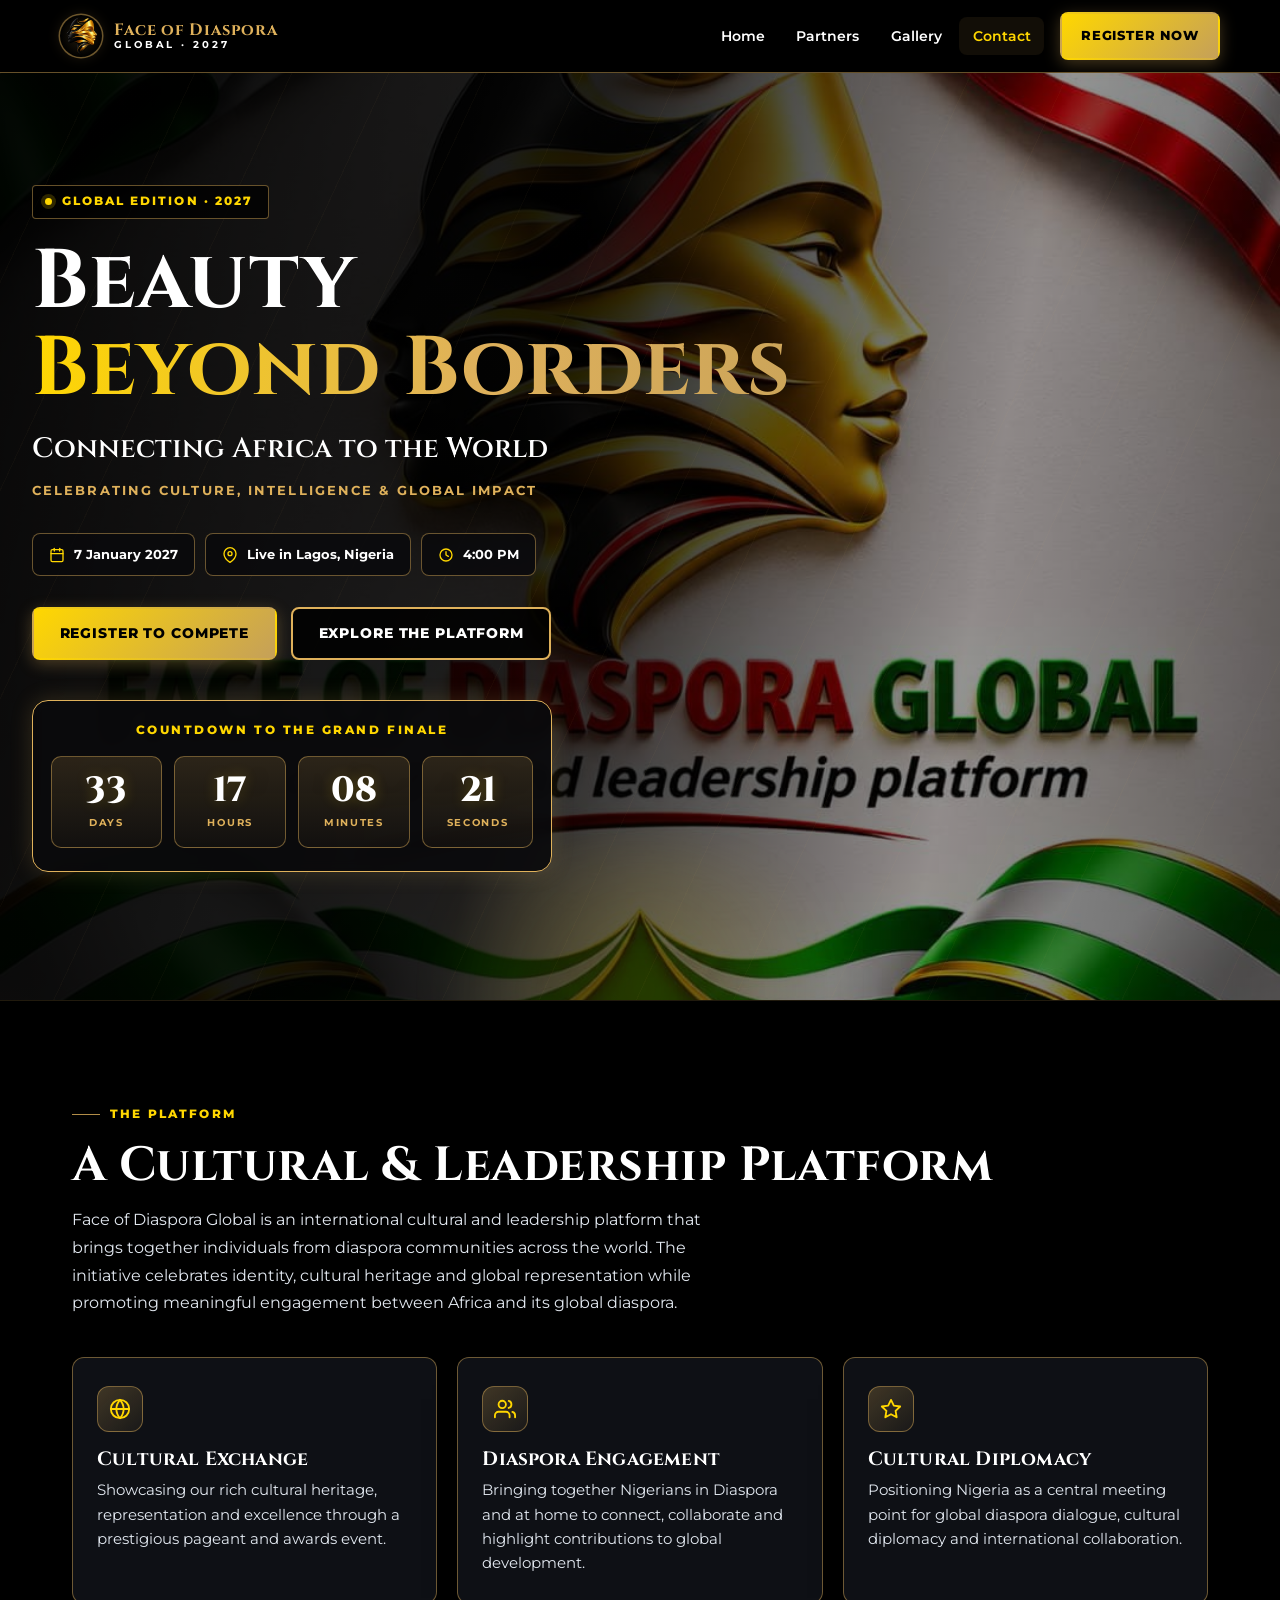
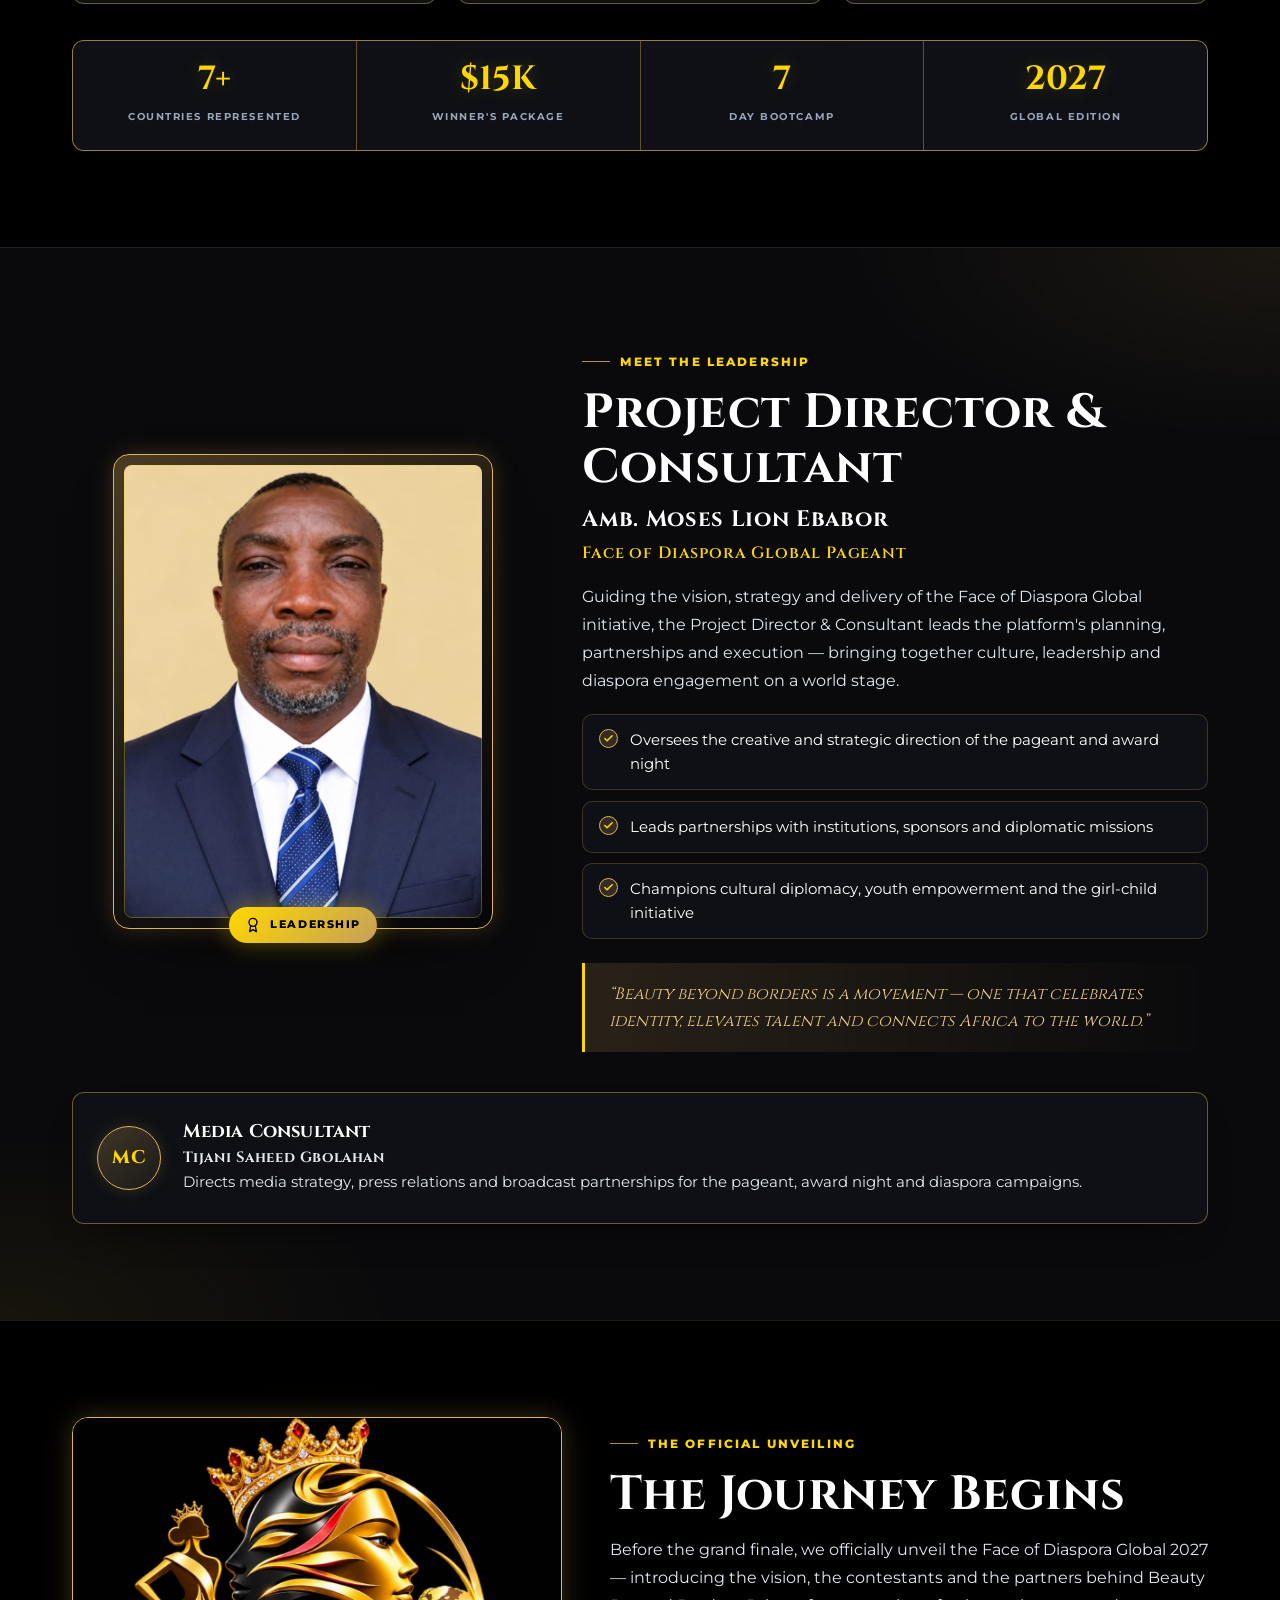
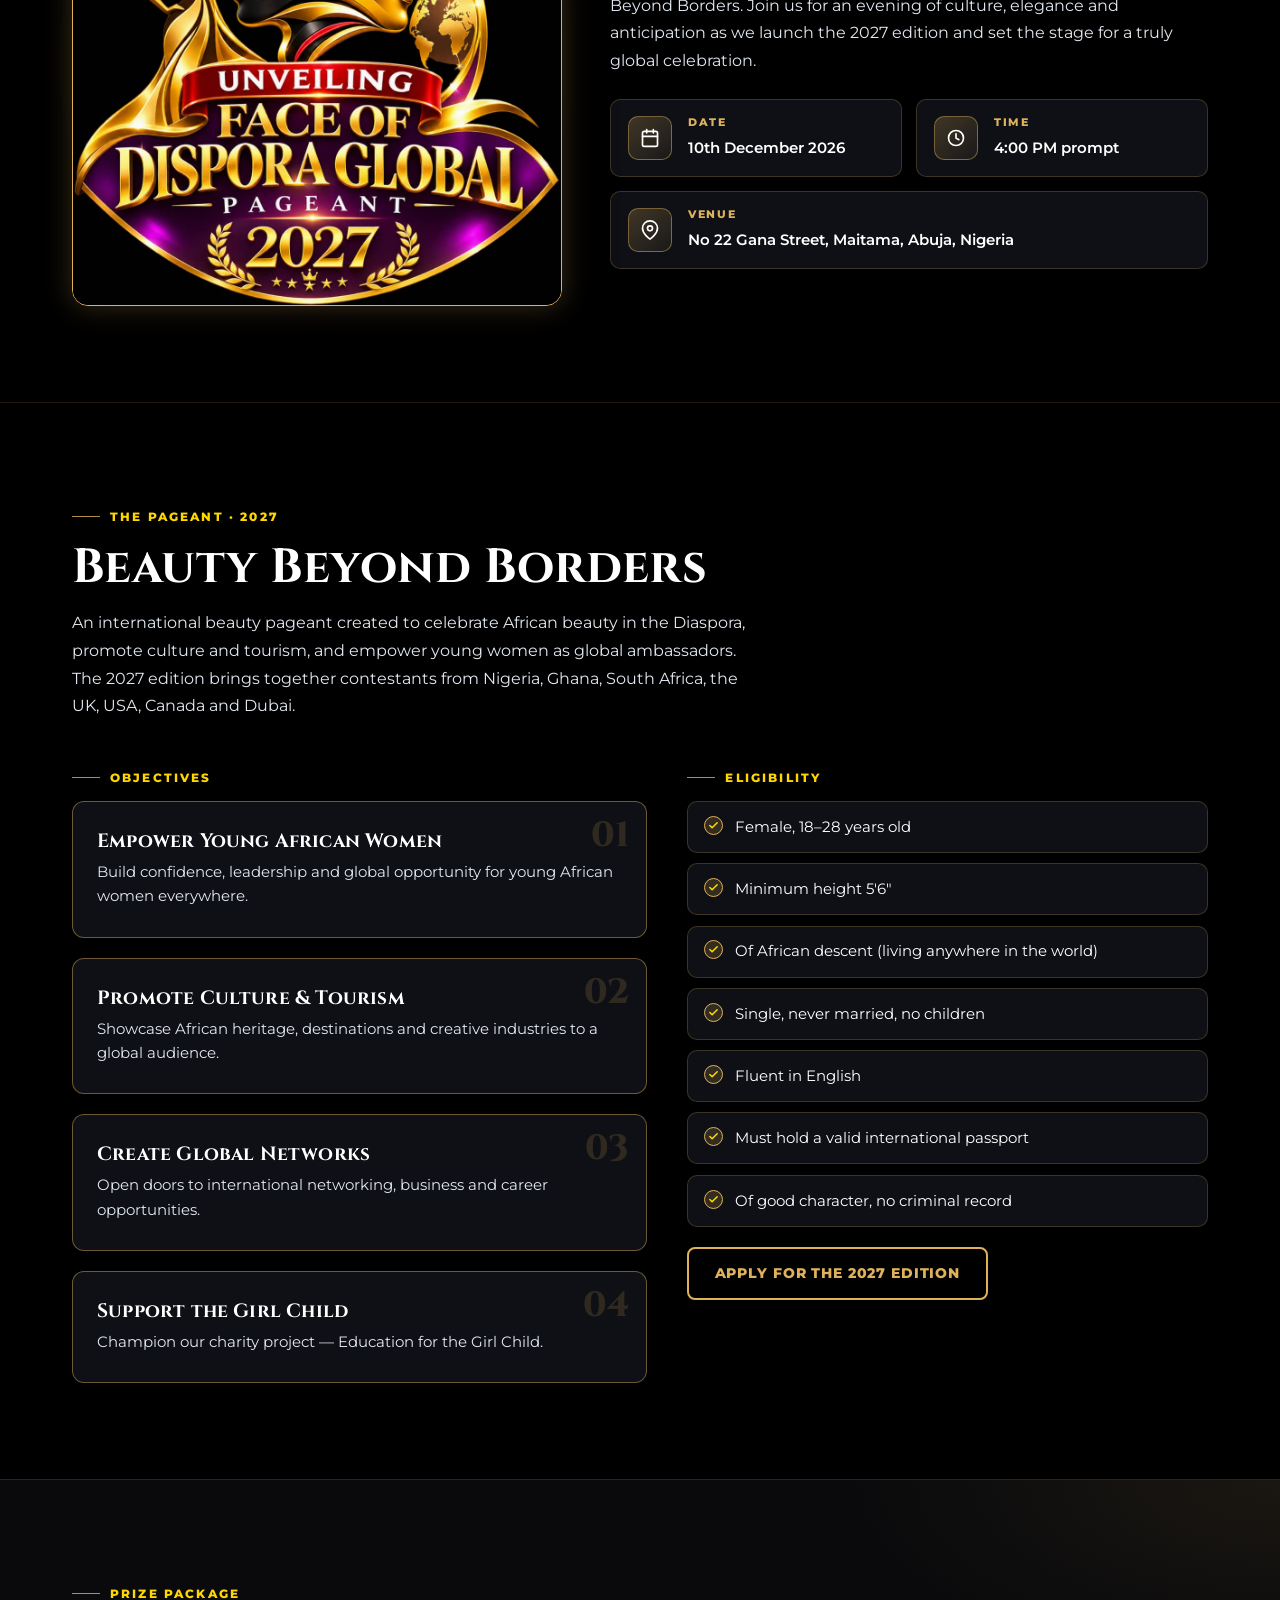
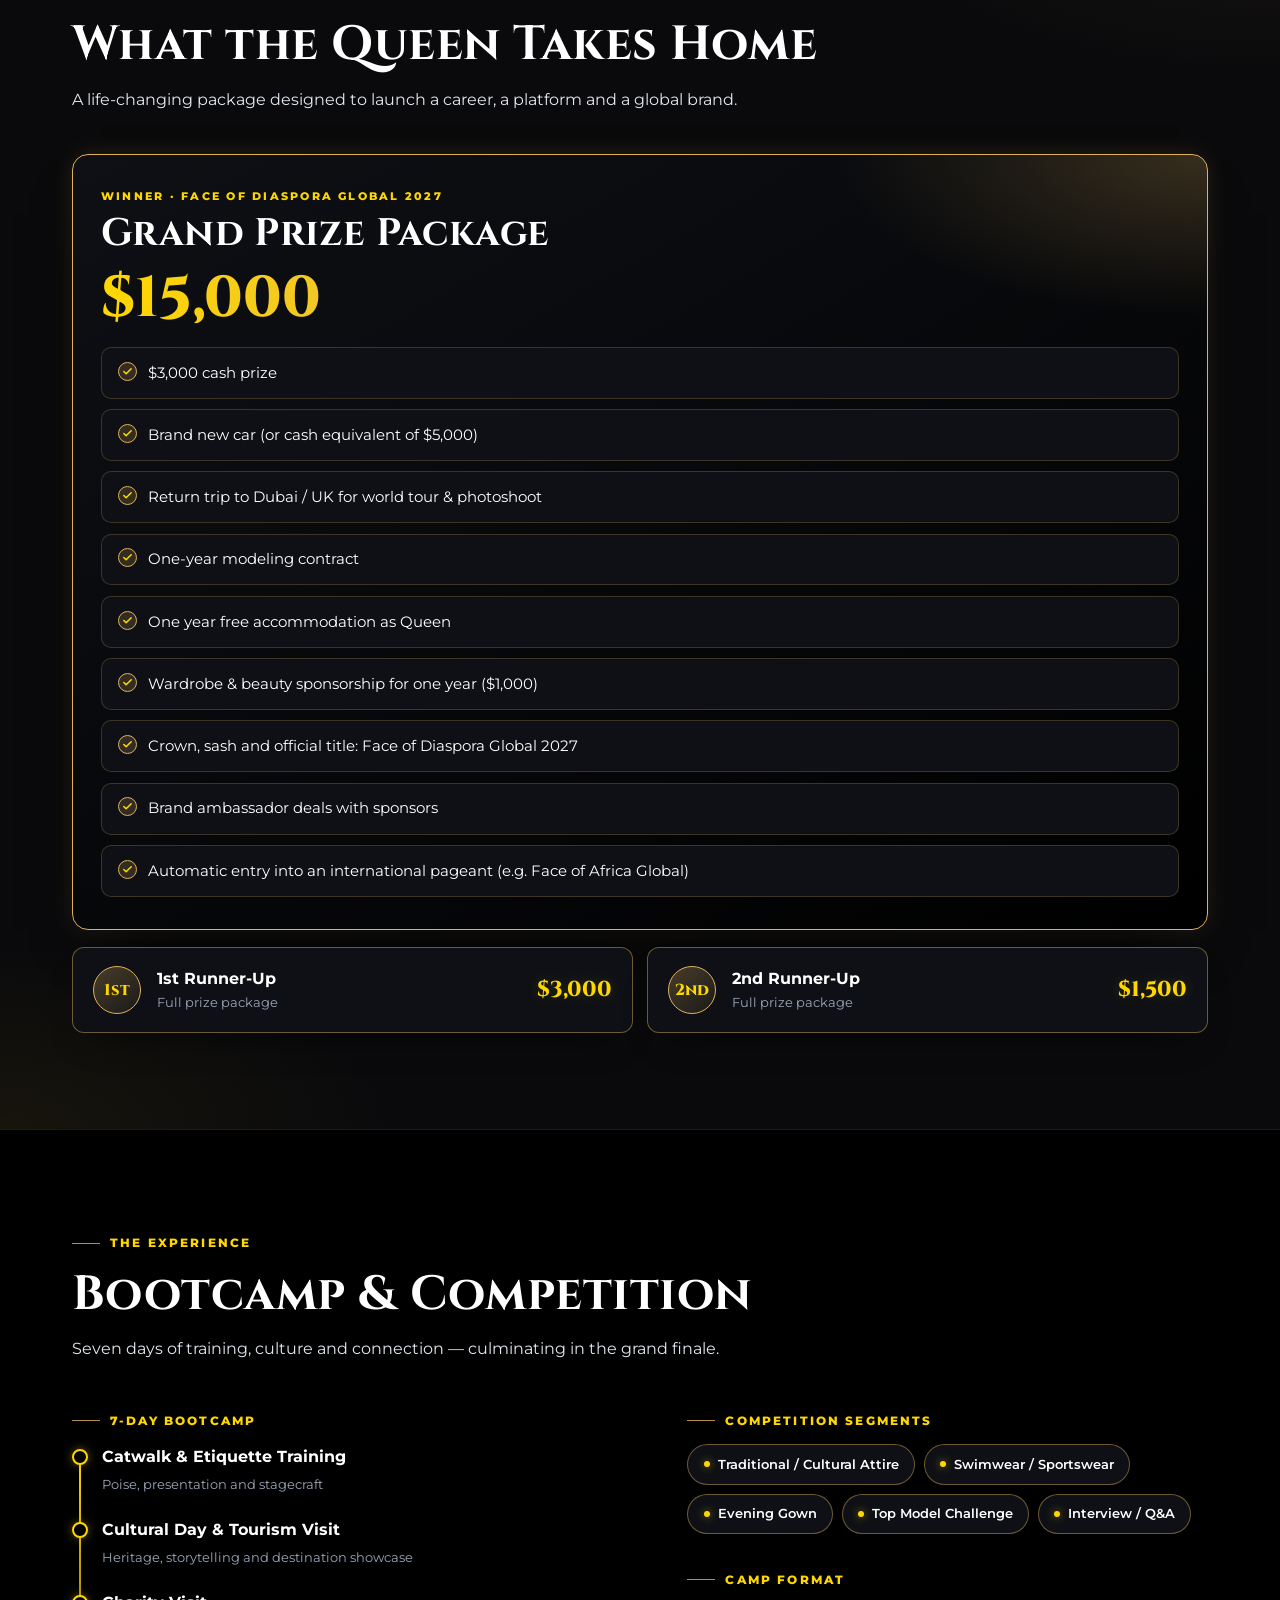
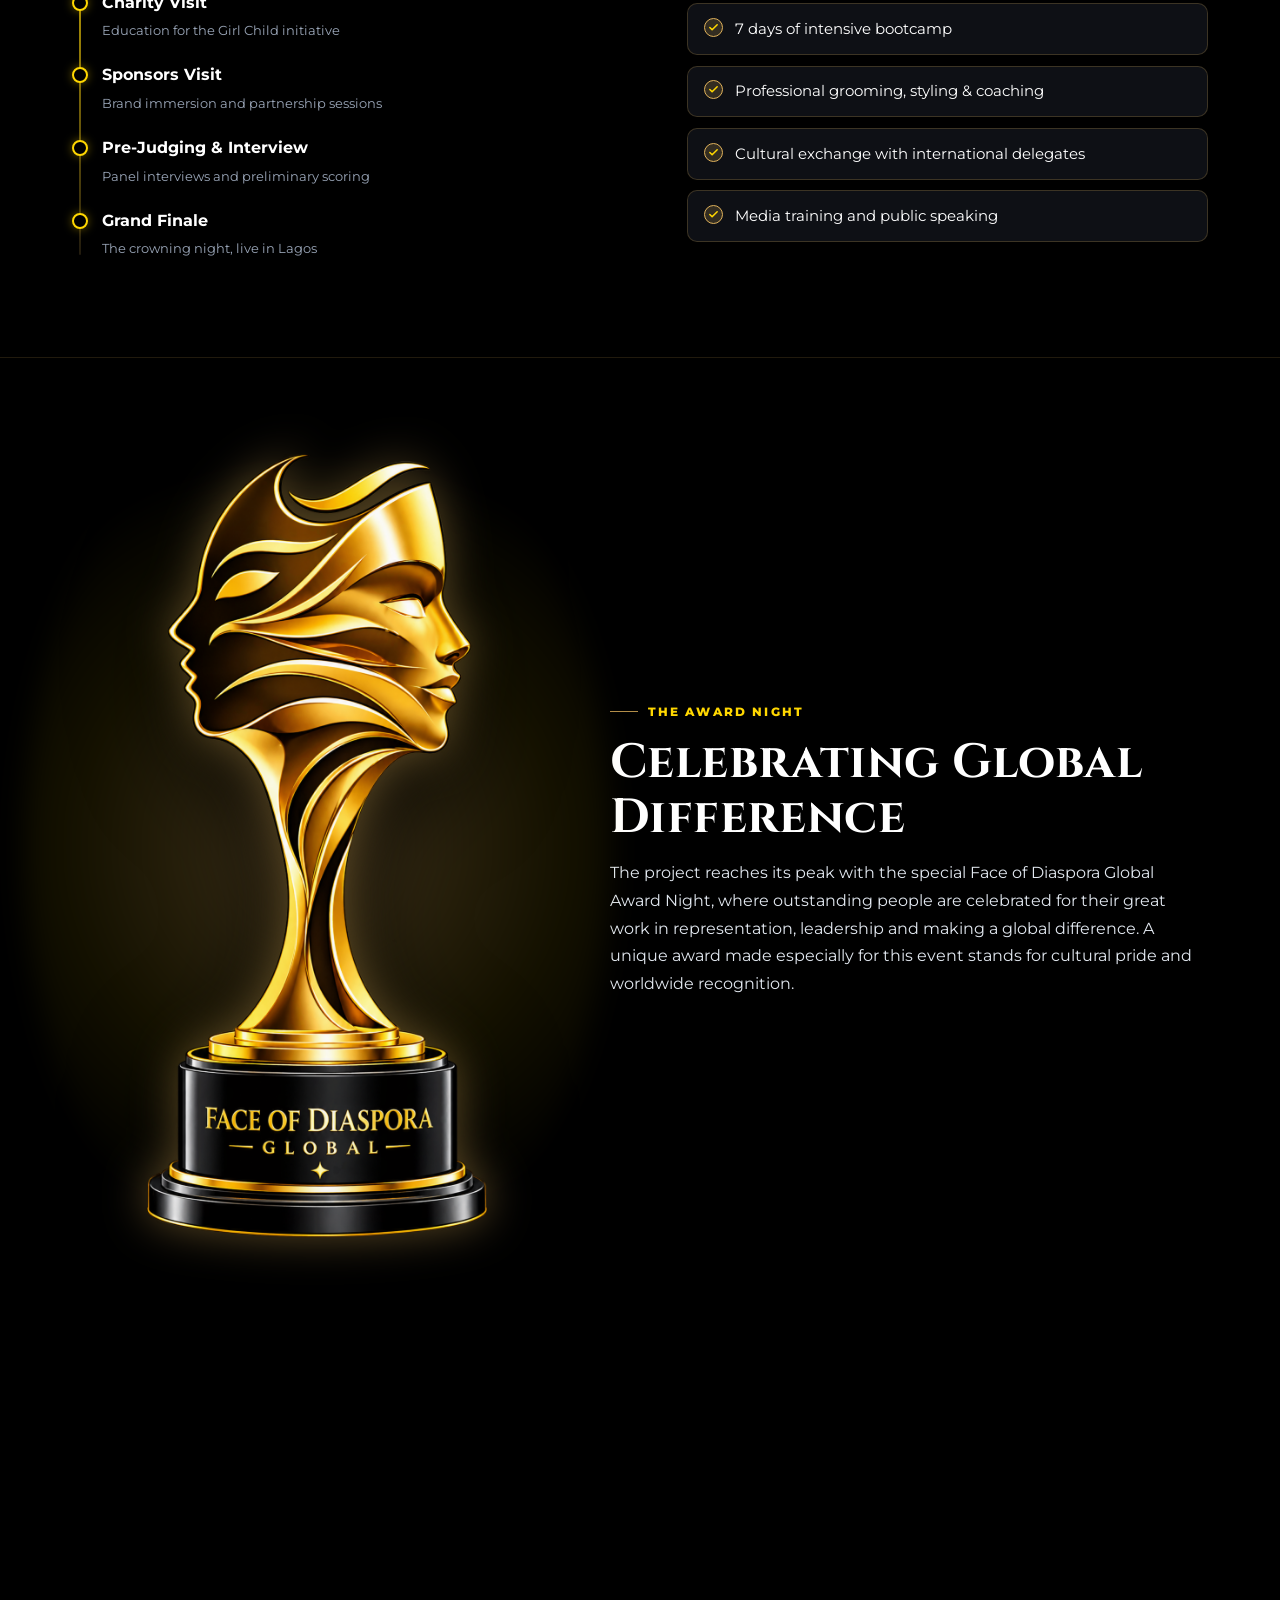
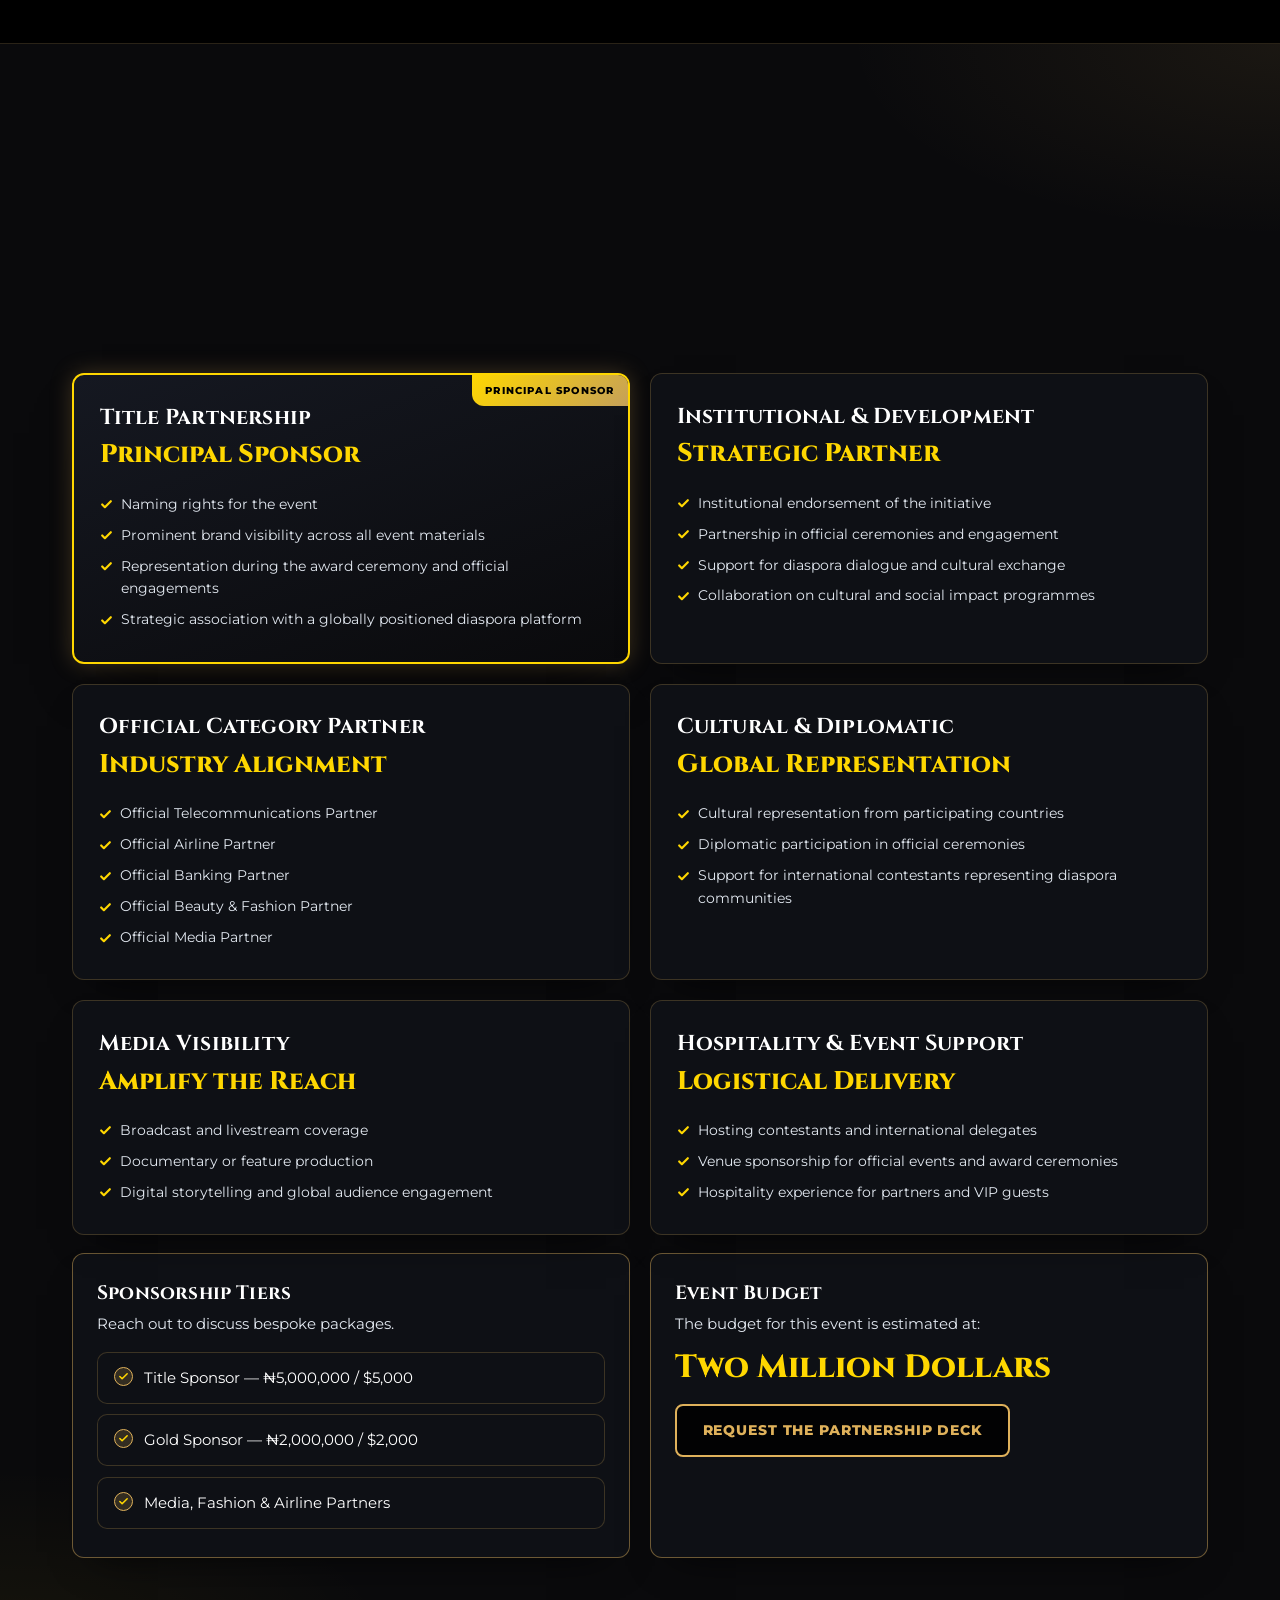
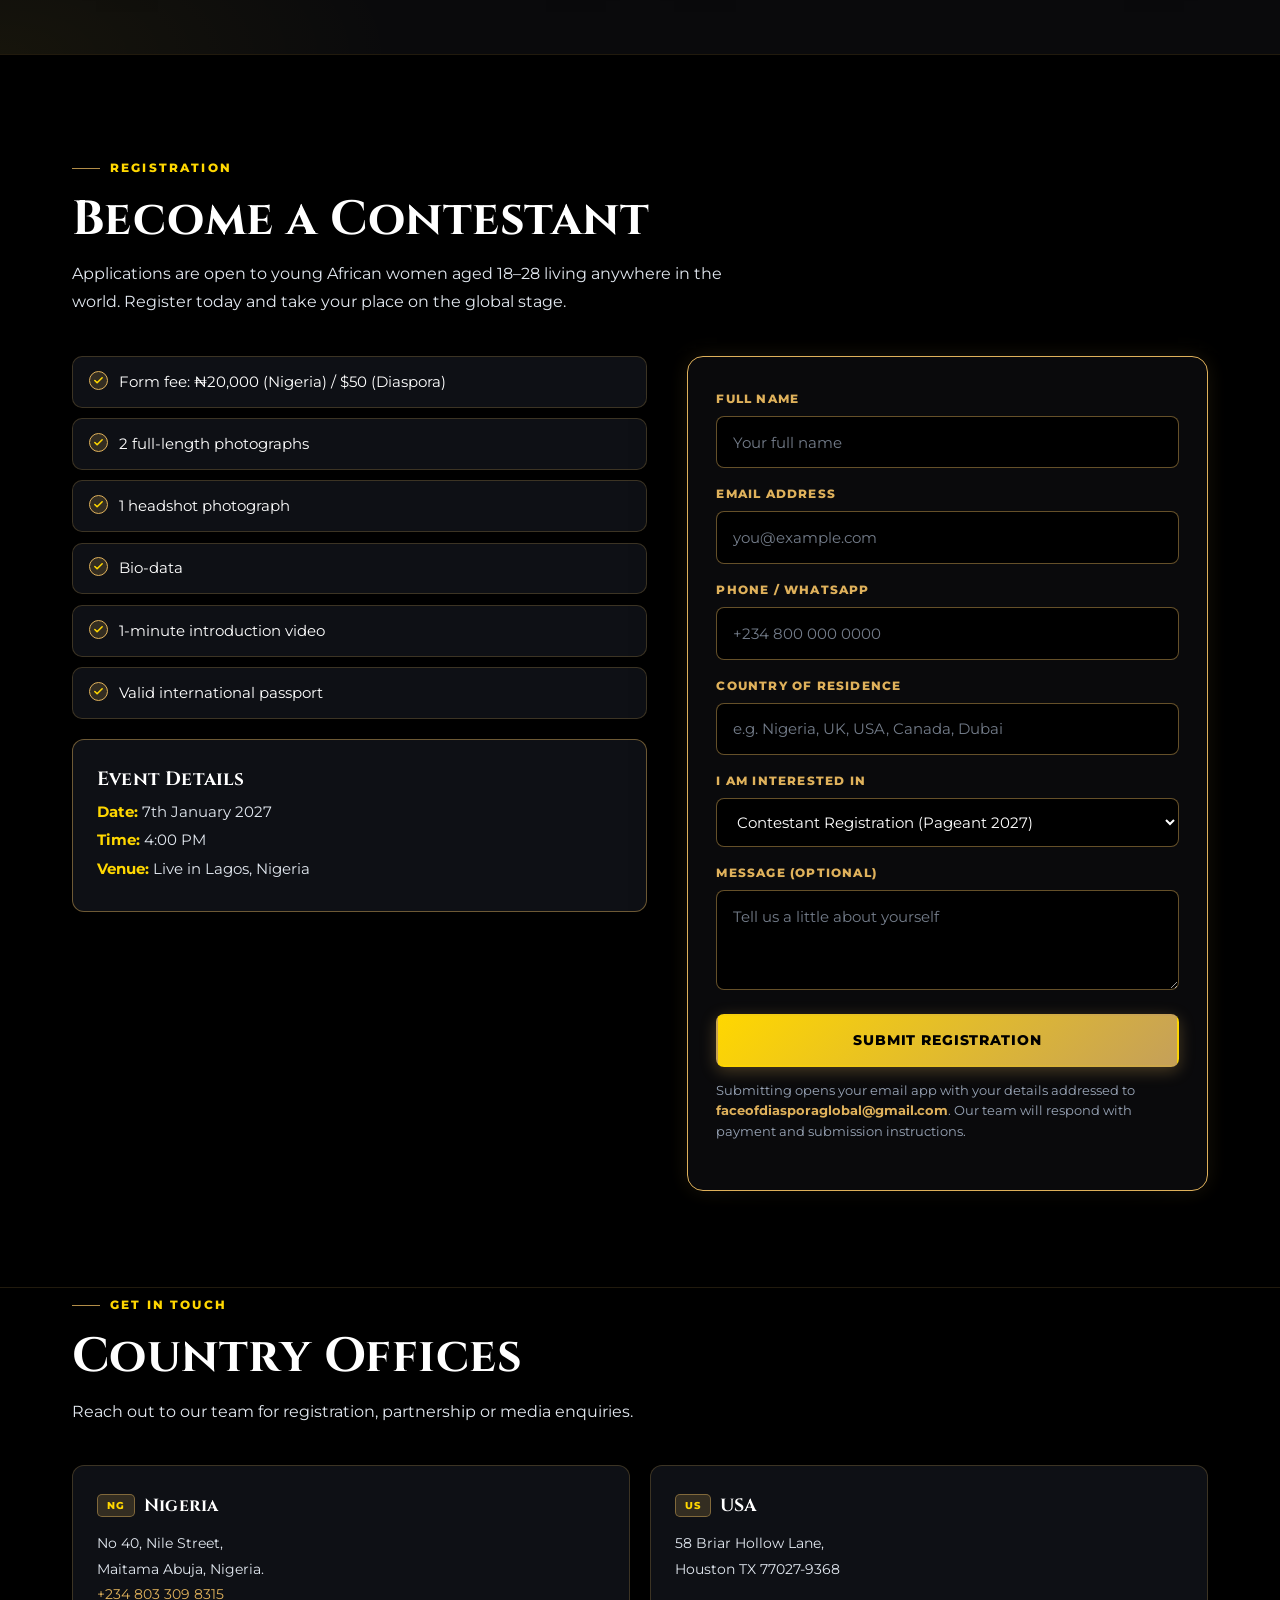
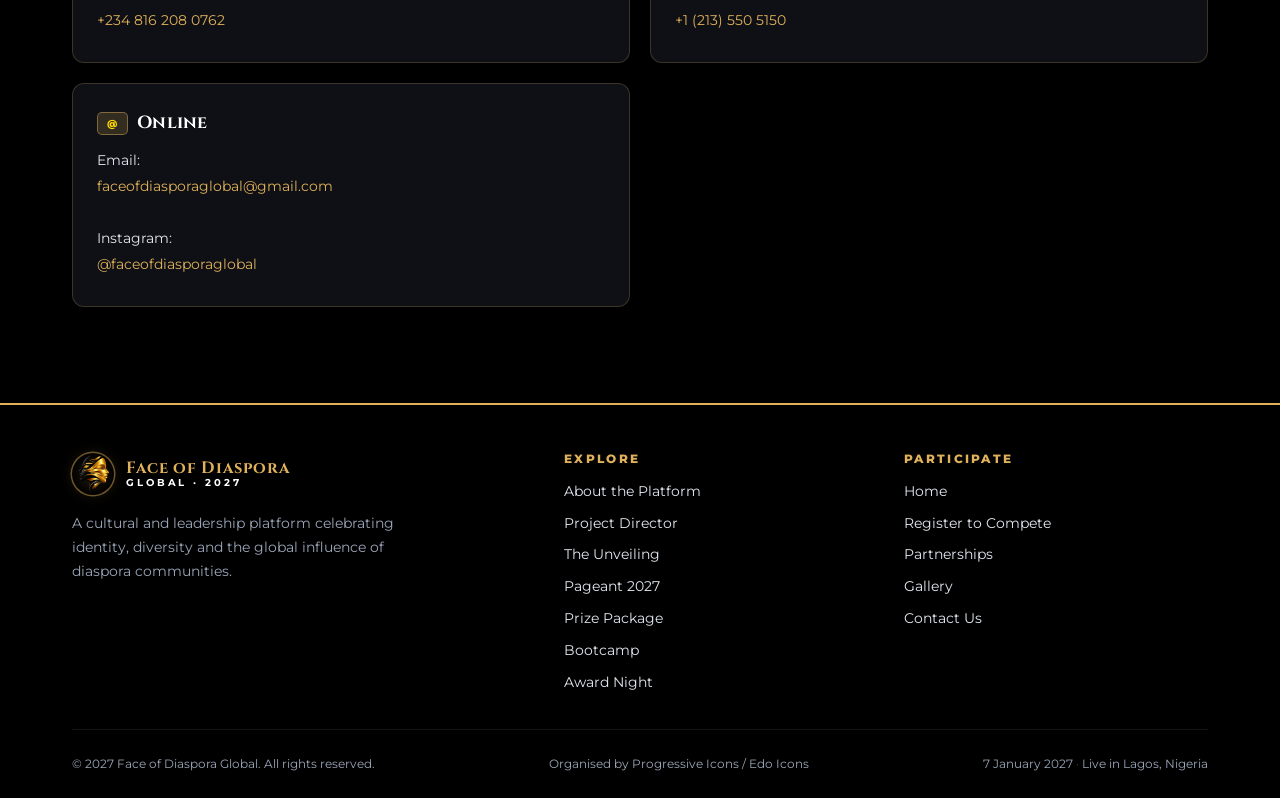
<file: index.html>
<!DOCTYPE html>
<html lang="en">
<head>
<meta charset="UTF-8" />
<meta name="viewport" content="width=device-width, initial-scale=1" />
<meta name="theme-color" content="#07090D" />
<title>Face of Diaspora Global 2027 — Beauty Beyond Borders</title>
<link rel="icon" href="favicon.ico" sizes="any">
<link rel="apple-touch-icon" href="assets/img/logo.png">
<meta name="description" content="Face of Diaspora Global 2027 — Beauty Beyond Borders: Connecting Africa to the World. A cultural and leadership platform, pageant and award night. Live in Lagos, 7 January 2027." />

<link rel="preconnect" href="https://fonts.googleapis.com">
<link rel="preconnect" href="https://fonts.gstatic.com" crossorigin>
<link href="https://fonts.googleapis.com/css2?family=Cinzel:wght@500;600;700;800&family=Montserrat:wght@400;500;600;700;800&display=swap" rel="stylesheet">

<link rel="stylesheet" href="css/styles.css">

<link rel="preload" as="image" href="assets/img/hero-bg.jpeg" fetchpriority="high">
</head>

<body>
<a class="skip-link" href="#main">Skip to content</a>

<!-- ============================ HEADER ============================ -->
<header class="site-header" id="siteHeader">
  <div class="nav-wrap">
    <a class="brand" href="#home" aria-label="Face of Diaspora Global — home">
  <img class="brand-mark" src="assets/img/logo.png" alt="" width="42" height="42">
  <span class="brand-text">
    <span class="brand-name">Face of Diaspora</span>
    <span class="brand-sub">Global · 2027</span>
  </span>
</a>

    <button class="nav-toggle" id="navToggle" aria-expanded="false" aria-controls="primaryNav" aria-label="Open navigation menu">
      <span></span><span></span><span></span>
    </button>

    <nav class="primary-nav" id="primaryNav" aria-label="Primary">
      <ul>
        <li><a class="nav-link" href="index.html">Home</a></li>
        <li><a class="nav-link" href="partners.html">Partners</a></li>
        <li><a class="nav-link" href="gallery.html">Gallery</a></li>
        <li><a class="nav-link" href="#contact">Contact</a></li>
      </ul>
      <a class="btn btn-gold nav-cta" href="#register">Register Now</a>
    </nav>
  </div>
</header>

<main id="main">

  <!-- ============================ HERO ============================ -->
  <section class="hero" id="home">

  <!-- Single responsive background image (decorative) -->
  <div class="hero__media">
    <img class="hero__img"
         src="assets/img/hero-bg.jpeg"
         alt=""
         width="1920" height="1080"
         fetchpriority="high" decoding="async">
  </div>

  <!-- Contrast scrim -->
  <div class="hero__overlay" aria-hidden="true"></div>

  <div class="container">
    <div class="hero-inner">
      <span class="hero-badge"><span class="dot" aria-hidden="true"></span> Global Edition · 2027</span>

      <h1>
        Beauty
        <span class="line-2 gold-text">Beyond Borders</span>
      </h1>

      <p class="hero-sub">Connecting Africa to the World</p>
      <p class="hero-tag">Celebrating Culture, Intelligence &amp; Global Impact</p>

      <div class="event-chips">
        <span class="chip">
          <svg width="16" height="16" viewBox="0 0 24 24" fill="none" stroke="currentColor" stroke-width="2" stroke-linecap="round" stroke-linejoin="round" aria-hidden="true"><rect x="3" y="4" width="18" height="18" rx="2"/><line x1="16" y1="2" x2="16" y2="6"/><line x1="8" y1="2" x2="8" y2="6"/><line x1="3" y1="10" x2="21" y2="10"/></svg>
          7 January 2027
        </span>
        <span class="chip">
          <svg width="16" height="16" viewBox="0 0 24 24" fill="none" stroke="currentColor" stroke-width="2" stroke-linecap="round" stroke-linejoin="round" aria-hidden="true"><path d="M21 10c0 7-9 13-9 13s-9-6-9-13a9 9 0 0 1 18 0z"/><circle cx="12" cy="10" r="3"/></svg>
          Live in Lagos, Nigeria
        </span>
        <span class="chip">
          <svg width="16" height="16" viewBox="0 0 24 24" fill="none" stroke="currentColor" stroke-width="2" stroke-linecap="round" stroke-linejoin="round" aria-hidden="true"><circle cx="12" cy="12" r="9"/><polyline points="12 7 12 12 15.5 14"/></svg>
          4:00 PM
        </span>
      </div>

      <div class="hero-actions">
        <a class="btn btn-gold pulse-glow" href="#register">Register to Compete</a>
        <a class="btn btn-ghost" href="#about">Explore the Platform</a>
      </div>

      <div class="countdown-wrap">
        <div class="countdown-label">Countdown to the Grand Finale</div>
        <div class="countdown" id="countdown" role="timer" aria-label="Countdown to 7 January 2027">
          <div class="cd-item"><span class="cd-num" data-cd="days">00</span><span class="cd-lbl">Days</span></div>
          <div class="cd-item"><span class="cd-num" data-cd="hours">00</span><span class="cd-lbl">Hours</span></div>
          <div class="cd-item"><span class="cd-num" data-cd="minutes">00</span><span class="cd-lbl">Minutes</span></div>
          <div class="cd-item"><span class="cd-num" data-cd="seconds">00</span><span class="cd-lbl">Seconds</span></div>
        </div>
      </div>
    </div>
  </div>
</section>

  <!-- ============================ ABOUT ============================ -->
  <section class="section section--dark" id="about">
    <div class="container">
      <div class="section-head reveal">
        <span class="eyebrow">The Platform</span>
        <h2 class="section-title">A Cultural &amp; Leadership Platform</h2>
        <p class="lede">
          Face of Diaspora Global is an international cultural and leadership platform that brings
          together individuals from diaspora communities across the world. The initiative celebrates
          identity, cultural heritage and global representation while promoting meaningful engagement
          between Africa and its global diaspora.
        </p>
      </div>

      <div class="grid grid--3">
        <article class="card reveal">
          <div class="card-icon">
            <svg viewBox="0 0 24 24" fill="none" stroke="currentColor" stroke-width="2" stroke-linecap="round" stroke-linejoin="round" aria-hidden="true"><circle cx="12" cy="12" r="10"/><line x1="2" y1="12" x2="22" y2="12"/><path d="M12 2a15.3 15.3 0 0 1 4 10 15.3 15.3 0 0 1-4 10 15.3 15.3 0 0 1-4-10 15.3 15.3 0 0 1 4-10z"/></svg>
          </div>
          <h3>Cultural Exchange</h3>
          <p>Showcasing our rich cultural heritage, representation and excellence through a prestigious pageant and awards event.</p>
        </article>

        <article class="card reveal">
          <div class="card-icon">
            <svg viewBox="0 0 24 24" fill="none" stroke="currentColor" stroke-width="2" stroke-linecap="round" stroke-linejoin="round" aria-hidden="true"><path d="M17 21v-2a4 4 0 0 0-4-4H5a4 4 0 0 0-4 4v2"/><circle cx="9" cy="7" r="4"/><path d="M23 21v-2a4 4 0 0 0-3-3.87"/><path d="M16 3.13a4 4 0 0 1 0 7.75"/></svg>
          </div>
          <h3>Diaspora Engagement</h3>
          <p>Bringing together Nigerians in Diaspora and at home to connect, collaborate and highlight contributions to global development.</p>
        </article>

        <article class="card reveal">
          <div class="card-icon">
            <svg viewBox="0 0 24 24" fill="none" stroke="currentColor" stroke-width="2" stroke-linecap="round" stroke-linejoin="round" aria-hidden="true"><polygon points="12 2 15.09 8.26 22 9.27 17 14.14 18.18 21.02 12 17.77 5.82 21.02 7 14.14 2 9.27 8.91 8.26 12 2"/></svg>
          </div>
          <h3>Cultural Diplomacy</h3>
          <p>Positioning Nigeria as a central meeting point for global diaspora dialogue, cultural diplomacy and international collaboration.</p>
        </article>
      </div>

      <div class="stats reveal">
        <div class="stat"><b>7+</b><span>Countries Represented</span></div>
        <div class="stat"><b>$15K</b><span>Winner's Package</span></div>
        <div class="stat"><b>7</b><span>Day Bootcamp</span></div>
        <div class="stat"><b>2027</b><span>Global Edition</span></div>
      </div>
    </div>
  </section>

  <!-- ============================ DIRECTOR ============================ -->
  <section class="section section--alt" id="director">
    <div class="container">
      <div class="director-feature">

        <div class="director-feature__visual reveal">
          <div class="director-frame">
            <img src="assets/img/director.jpeg"
                 alt="Project Director & Consultant, Face of Diaspora Global"
                 width="600" height="750"
                 loading="lazy" decoding="async">
          </div>
          <span class="director-badge">
            <span class="director-badge__icon" aria-hidden="true">
              <svg viewBox="0 0 24 24" fill="none" stroke="currentColor" stroke-width="2" stroke-linecap="round" stroke-linejoin="round"><circle cx="12" cy="8" r="6"/><path d="M15.5 13.5 17 22l-5-3-5 3 1.5-8.5"/></svg>
            </span>
            Leadership
          </span>
        </div>

        <div class="director-feature__copy reveal">
          <span class="eyebrow">Meet the Leadership</span>
          <h2 class="section-title">Project Director &amp; Consultant</h2>
          <p class="director-name">Amb. Moses Lion Ebabor</p>
          <p class="director-role">Face of Diaspora Global Pageant</p>

          <p class="lede">
            Guiding the vision, strategy and delivery of the Face of Diaspora Global
            initiative, the Project Director &amp; Consultant leads the platform's planning,
            partnerships and execution — bringing together culture, leadership and diaspora
            engagement on a world stage.
          </p>

          <ul class="checklist" style="grid-template-columns:1fr;margin-top:1.25rem">
            <li>Oversees the creative and strategic direction of the pageant and award night</li>
            <li>Leads partnerships with institutions, sponsors and diplomatic missions</li>
            <li>Champions cultural diplomacy, youth empowerment and the girl-child initiative</li>
          </ul>

          <blockquote class="director-quote">
            “Beauty beyond borders is a movement — one that celebrates identity, elevates
            talent and connects Africa to the world.”
          </blockquote>
        </div>

      </div><!-- /.director-feature -->

      <div class="leadership-support reveal">
        <article class="card support-card">
          <div class="support-card__monogram" aria-hidden="true">MC</div>
          <div class="support-card__body">
            <h3>Media Consultant</h3>
            <p class="support-name">Tijani Saheed Gbolahan</p>
            <p>Directs media strategy, press relations and broadcast partnerships for the pageant, award night and diaspora campaigns.</p>
          </div>
        </article>
      </div>

    </div>
  </section>

  <!-- ============================ UNVEILING ============================ -->
  <section class="section" id="unveiling">
    <div class="container">
      <div class="unveil-feature">

        <div class="unveil-feature__visual reveal">
          <img src="assets/img/unveil.jpeg"
               alt="Official unveiling of Face of Diaspora Global 2027"
               width="600" height="750"
               loading="lazy" decoding="async">
        </div>

        <div class="unveil-feature__copy reveal">
          <span class="eyebrow">The Official Unveiling</span>
          <h2 class="section-title">The Journey Begins</h2>
          <p class="lede">
            Before the grand finale, we officially unveil the Face of Diaspora Global 2027 —
            introducing the vision, the contestants and the partners behind Beauty Beyond Borders.
            Join us for an evening of culture, elegance and anticipation as we launch the 2027
            edition and set the stage for a truly global celebration.
          </p>

          <div class="unveil-details">

            <div class="unveil-detail">
              <span class="unveil-detail__icon" aria-hidden="true">
                <svg viewBox="0 0 24 24" fill="none" stroke="currentColor" stroke-width="2" stroke-linecap="round" stroke-linejoin="round"><rect x="3" y="4" width="18" height="18" rx="2"/><line x1="16" y1="2" x2="16" y2="6"/><line x1="8" y1="2" x2="8" y2="6"/><line x1="3" y1="10" x2="21" y2="10"/></svg>
              </span>
              <div>
                <b>Date</b>
                <span>10th December 2026</span>
              </div>
            </div>

            <div class="unveil-detail">
              <span class="unveil-detail__icon" aria-hidden="true">
                <svg viewBox="0 0 24 24" fill="none" stroke="currentColor" stroke-width="2" stroke-linecap="round" stroke-linejoin="round"><circle cx="12" cy="12" r="9"/><polyline points="12 7 12 12 15.5 14"/></svg>
              </span>
              <div>
                <b>Time</b>
                <span>4:00 PM prompt</span>
              </div>
            </div>

            <div class="unveil-detail unveil-detail--wide">
              <span class="unveil-detail__icon" aria-hidden="true">
                <svg viewBox="0 0 24 24" fill="none" stroke="currentColor" stroke-width="2" stroke-linecap="round" stroke-linejoin="round"><path d="M21 10c0 7-9 13-9 13s-9-6-9-13a9 9 0 0 1 18 0z"/><circle cx="12" cy="10" r="3"/></svg>
              </span>
              <div>
                <b>Venue</b>
                <span>No 22 Gana Street, Maitama, Abuja, Nigeria</span>
              </div>
            </div>

          </div>
        </div>

      </div>
    </div>
  </section>

  <!-- ============================ PAGEANT ============================ -->
  <section class="section" id="pageant">
    <div class="container">
      <div class="section-head reveal">
        <span class="eyebrow">The Pageant · 2027</span>
        <h2 class="section-title">Beauty Beyond Borders</h2>
        <p class="lede">
          An international beauty pageant created to celebrate African beauty in the Diaspora,
          promote culture and tourism, and empower young women as global ambassadors. The 2027
          edition brings together contestants from Nigeria, Ghana, South Africa, the UK, USA,
          Canada and Dubai.
        </p>
      </div>

      <div class="split">
        <div class="reveal">
          <span class="eyebrow">Objectives</span>
          <div class="grid" style="grid-template-columns:1fr">
            <article class="card num-card">
              <span class="num" aria-hidden="true">01</span>
              <h3>Empower Young African Women</h3>
              <p>Build confidence, leadership and global opportunity for young African women everywhere.</p>
            </article>
            <article class="card num-card">
              <span class="num" aria-hidden="true">02</span>
              <h3>Promote Culture &amp; Tourism</h3>
              <p>Showcase African heritage, destinations and creative industries to a global audience.</p>
            </article>
            <article class="card num-card">
              <span class="num" aria-hidden="true">03</span>
              <h3>Create Global Networks</h3>
              <p>Open doors to international networking, business and career opportunities.</p>
            </article>
            <article class="card num-card">
              <span class="num" aria-hidden="true">04</span>
              <h3>Support the Girl Child</h3>
              <p>Champion our charity project — Education for the Girl Child.</p>
            </article>
          </div>
        </div>

        <div class="reveal">
          <span class="eyebrow">Eligibility</span>
          <ul class="checklist" style="grid-template-columns:1fr">
            <li>Female, 18–28 years old</li>
            <li>Minimum height 5'6"</li>
            <li>Of African descent (living anywhere in the world)</li>
            <li>Single, never married, no children</li>
            <li>Fluent in English</li>
            <li>Must hold a valid international passport</li>
            <li>Of good character, no criminal record</li>
          </ul>
          <a class="btn btn-outline" href="#register" style="margin-top:1.25rem">Apply for the 2027 Edition</a>
        </div>
      </div>
    </div>
  </section>

  <!-- ============================ PRIZES ============================ -->
  <section class="section section--alt" id="prizes">
    <div class="container">
      <div class="section-head reveal">
        <span class="eyebrow">Prize Package</span>
        <h2 class="section-title">What the Queen Takes Home</h2>
        <p class="lede">A life-changing package designed to launch a career, a platform and a global brand.</p>
      </div>

      <div class="prize-hero reveal">
        <p class="prize-kicker">Winner · Face of Diaspora Global 2027</p>
        <h3 class="prize-title">Grand Prize Package</h3>
        <p class="prize-value gold-text">$15,000</p>

        <ul class="checklist" style="grid-template-columns:1fr">
          <li>$3,000 cash prize</li>
          <li>Brand new car (or cash equivalent of $5,000)</li>
          <li>Return trip to Dubai / UK for world tour &amp; photoshoot</li>
          <li>One-year modeling contract</li>
          <li>One year free accommodation as Queen</li>
          <li>Wardrobe &amp; beauty sponsorship for one year ($1,000)</li>
          <li>Crown, sash and official title: Face of Diaspora Global 2027</li>
          <li>Brand ambassador deals with sponsors</li>
          <li>Automatic entry into an international pageant (e.g. Face of Africa Global)</li>
        </ul>
      </div>

      <div class="runner-grid reveal">
        <div class="runner">
          <span class="medal" aria-hidden="true">1st</span>
          <span>
            <b>1st Runner-Up</b>
            <span>Full prize package</span>
          </span>
          <span class="amt">$3,000</span>
        </div>
        <div class="runner">
          <span class="medal" aria-hidden="true">2nd</span>
          <span>
            <b>2nd Runner-Up</b>
            <span>Full prize package</span>
          </span>
          <span class="amt">$1,500</span>
        </div>
      </div>
    </div>
  </section>

  <!-- ============================ EXPERIENCE ============================ -->
  <section class="section section--dark" id="experience">
    <div class="container">
      <div class="section-head reveal">
        <span class="eyebrow">The Experience</span>
        <h2 class="section-title">Bootcamp &amp; Competition</h2>
        <p class="lede">Seven days of training, culture and connection — culminating in the grand finale.</p>
      </div>

      <div class="split">
        <div class="reveal">
          <span class="eyebrow">7-Day Bootcamp</span>
          <ul class="timeline">
            <li><b>Catwalk &amp; Etiquette Training</b><span>Poise, presentation and stagecraft</span></li>
            <li><b>Cultural Day &amp; Tourism Visit</b><span>Heritage, storytelling and destination showcase</span></li>
            <li><b>Charity Visit</b><span>Education for the Girl Child initiative</span></li>
            <li><b>Sponsors Visit</b><span>Brand immersion and partnership sessions</span></li>
            <li><b>Pre-Judging &amp; Interview</b><span>Panel interviews and preliminary scoring</span></li>
            <li><b>Grand Finale</b><span>The crowning night, live in Lagos</span></li>
          </ul>
        </div>

        <div class="reveal">
          <span class="eyebrow">Competition Segments</span>
          <div class="pill-list">
            <span class="pill">Traditional / Cultural Attire</span>
            <span class="pill">Swimwear / Sportswear</span>
            <span class="pill">Evening Gown</span>
            <span class="pill">Top Model Challenge</span>
            <span class="pill">Interview / Q&amp;A</span>
          </div>

          <div style="margin-top:1.75rem">
            <span class="eyebrow">Camp Format</span>
            <ul class="checklist" style="grid-template-columns:1fr">
              <li>7 days of intensive bootcamp</li>
              <li>Professional grooming, styling &amp; coaching</li>
              <li>Cultural exchange with international delegates</li>
              <li>Media training and public speaking</li>
            </ul>
          </div>
        </div>
      </div>
    </div>
  </section>

 <!-- ============================ AWARD NIGHT ============================ -->
<section class="section" id="awards">
  <div class="container">

    <div class="award-feature">
      <div class="award-feature__visual reveal">
        <img src="assets/img/award.png"
             alt="The Face of Diaspora Global signature award trophy"
             width="600" height="600"
             loading="lazy" decoding="async">
      </div>

      <div class="award-feature__copy reveal">
        <span class="eyebrow">The Award Night</span>
        <h2 class="section-title">Celebrating Global Difference</h2>
        <p class="lede">
          The project reaches its peak with the special Face of Diaspora Global Award Night, where
          outstanding people are celebrated for their great work in representation, leadership and
          making a global difference. A unique award made especially for this event stands for
          cultural pride and worldwide recognition.
        </p>
      </div>
    </div>

    <div class="grid grid--3">
      <article class="card reveal">
        <div class="card-icon">
          <svg viewBox="0 0 24 24" fill="none" stroke="currentColor" stroke-width="2" stroke-linecap="round" stroke-linejoin="round" aria-hidden="true"><circle cx="12" cy="8" r="6"/><path d="M15.5 13.5 17 22l-5-3-5 3 1.5-8.5"/></svg>
        </div>
        <h3>Recognition</h3>
        <p>Honouring outstanding individuals for representation, leadership and global impact.</p>
      </article>

      <article class="card reveal">
        <div class="card-icon">
          <svg viewBox="0 0 24 24" fill="none" stroke="currentColor" stroke-width="2" stroke-linecap="round" stroke-linejoin="round" aria-hidden="true"><path d="M12 2 2 7l10 5 10-5-10-5z"/><path d="M2 17l10 5 10-5"/><path d="M2 12l10 5 10-5"/></svg>
        </div>
        <h3>A Signature Award</h3>
        <p>A unique award created for this event — a symbol of cultural pride and worldwide recognition.</p>
      </article>

      <article class="card reveal">
        <div class="card-icon">
          <svg viewBox="0 0 24 24" fill="none" stroke="currentColor" stroke-width="2" stroke-linecap="round" stroke-linejoin="round" aria-hidden="true"><path d="M12 2v20"/><path d="M17 5H9.5a3.5 3.5 0 0 0 0 7h5a3.5 3.5 0 0 1 0 7H6"/></svg>
        </div>
        <h3>Cultural &amp; Global Engagement</h3>
        <p>A space for cultural exchange, dialogue and collaboration between institutions, partners and diaspora communities.</p>
      </article>
    </div>

  </div>
</section>

  <!-- ============================ SPONSORSHIP ============================ -->
  <section class="section section--alt" id="sponsorship">
    <div class="container">
      <div class="section-head reveal">
        <span class="eyebrow">Partnership Opportunities</span>
        <h2 class="section-title">Partner With a Global Platform</h2>
        <p class="lede">
          Face of Diaspora Global presents a unique platform for institutions, corporations and
          diplomatic partners to participate in a globally positioned cultural initiative that
          promotes diaspora engagement, cultural diplomacy and international collaboration.
        </p>
      </div>

      <div class="grid reveal">
        <article class="tier tier--featured">
          <h3 class="tier-name">Title Partnership</h3>
          <p class="tier-price">Principal Sponsor</p>
          <ul>
            <li>Naming rights for the event</li>
            <li>Prominent brand visibility across all event materials</li>
            <li>Representation during the award ceremony and official engagements</li>
            <li>Strategic association with a globally positioned diaspora platform</li>
          </ul>
        </article>

        <article class="tier">
          <h3 class="tier-name">Institutional &amp; Development</h3>
          <p class="tier-price">Strategic Partner</p>
          <ul>
            <li>Institutional endorsement of the initiative</li>
            <li>Partnership in official ceremonies and engagement</li>
            <li>Support for diaspora dialogue and cultural exchange</li>
            <li>Collaboration on cultural and social impact programmes</li>
          </ul>
        </article>

        <article class="tier">
          <h3 class="tier-name">Official Category Partner</h3>
          <p class="tier-price">Industry Alignment</p>
          <ul>
            <li>Official Telecommunications Partner</li>
            <li>Official Airline Partner</li>
            <li>Official Banking Partner</li>
            <li>Official Beauty &amp; Fashion Partner</li>
            <li>Official Media Partner</li>
          </ul>
        </article>

        <article class="tier">
          <h3 class="tier-name">Cultural &amp; Diplomatic</h3>
          <p class="tier-price">Global Representation</p>
          <ul>
            <li>Cultural representation from participating countries</li>
            <li>Diplomatic participation in official ceremonies</li>
            <li>Support for international contestants representing diaspora communities</li>
          </ul>
        </article>

        <article class="tier">
          <h3 class="tier-name">Media Visibility</h3>
          <p class="tier-price">Amplify the Reach</p>
          <ul>
            <li>Broadcast and livestream coverage</li>
            <li>Documentary or feature production</li>
            <li>Digital storytelling and global audience engagement</li>
          </ul>
        </article>

        <article class="tier">
          <h3 class="tier-name">Hospitality &amp; Event Support</h3>
          <p class="tier-price">Logistical Delivery</p>
          <ul>
            <li>Hosting contestants and international delegates</li>
            <li>Venue sponsorship for official events and award ceremonies</li>
            <li>Hospitality experience for partners and VIP guests</li>
          </ul>
        </article>
      </div>

      <div class="grid reveal" style="margin-top:1.1rem">
        <div class="card">
          <h3>Sponsorship Tiers</h3>
          <p style="margin-bottom:1rem">Reach out to discuss bespoke packages.</p>
          <ul class="checklist" style="grid-template-columns:1fr">
            <li>Title Sponsor — ₦5,000,000 / $5,000</li>
            <li>Gold Sponsor — ₦2,000,000 / $2,000</li>
            <li>Media, Fashion &amp; Airline Partners</li>
          </ul>
        </div>

        <div class="card">
          <h3>Event Budget</h3>
          <p style="margin-bottom:1rem">The budget for this event is estimated at:</p>
          <p style="font-family:var(--font-display);font-size:2rem;font-weight:800;color:var(--gold-bright);line-height:1;margin-bottom:1.25rem">Two Million Dollars</p>
          <a class="btn btn-outline" href="#contact">Request the Partnership Deck</a>
        </div>
      </div>
    </div>
  </section>

  <!-- ============================ REGISTER ============================ -->
  <section class="section section--dark" id="register">
    <div class="container">
      <div class="section-head reveal">
        <span class="eyebrow">Registration</span>
        <h2 class="section-title">Become a Contestant</h2>
        <p class="lede">
          Applications are open to young African women aged 18–28 living anywhere in the world.
          Register today and take your place on the global stage.
        </p>
      </div>

      <div class="split">
        <div class="reveal">
          <ul class="checklist" style="grid-template-columns:1fr">
            <li>Form fee: ₦20,000 (Nigeria) / $50 (Diaspora)</li>
            <li>2 full-length photographs</li>
            <li>1 headshot photograph</li>
            <li>Bio-data</li>
            <li>1-minute introduction video</li>
            <li>Valid international passport</li>
          </ul>

          <div class="card" style="margin-top:1.25rem">
            <h3>Event Details</h3>
            <p style="color:var(--text-muted);font-size:.93rem;line-height:1.9">
              <strong style="color:var(--gold-bright)">Date:</strong> 7th January 2027<br>
              <strong style="color:var(--gold-bright)">Time:</strong> 4:00 PM<br>
              <strong style="color:var(--gold-bright)">Venue:</strong> Live in Lagos, Nigeria
            </p>
          </div>
        </div>

        <div class="form-card reveal">
          <form id="registerForm" novalidate>
            <div class="field">
              <label for="fullName">Full Name</label>
              <input type="text" id="fullName" name="fullName" autocomplete="name" placeholder="Your full name" required>
            </div>

            <div class="field">
              <label for="email">Email Address</label>
              <input type="email" id="email" name="email" autocomplete="email" placeholder="you@example.com" required>
            </div>

            <div class="field">
              <label for="phone">Phone / WhatsApp</label>
              <input type="tel" id="phone" name="phone" autocomplete="tel" placeholder="+234 800 000 0000" required>
            </div>

            <div class="field">
              <label for="country">Country of Residence</label>
              <input type="text" id="country" name="country" placeholder="e.g. Nigeria, UK, USA, Canada, Dubai" required>
            </div>

            <div class="field">
              <label for="interest">I am interested in</label>
              <select id="interest" name="interest">
                <option>Contestant Registration (Pageant 2027)</option>
                <option>Attending the Grand Finale</option>
                <option>Attending the Unveiling (10 Dec 2026)</option>
                <option>Sponsorship / Partnership</option>
                <option>Media Accreditation</option>
                <option>Volunteering</option>
              </select>
            </div>

            <div class="field">
              <label for="message">Message (optional)</label>
              <textarea id="message" name="message" placeholder="Tell us a little about yourself"></textarea>
            </div>

            <button type="submit" class="btn btn-gold" style="width:100%">Submit Registration</button>

            <p class="form-note">
              Submitting opens your email app with your details addressed to
              <strong>faceofdiasporaglobal@gmail.com</strong>. Our team will respond with payment
              and submission instructions.
            </p>

            <p class="form-status" id="formStatus" role="status" aria-live="polite"></p>
          </form>
        </div>
      </div>
    </div>
  </section>

  <!-- ============================ CONTACT ============================ -->
  <section class="section section--dark" id="contact" style="padding-top:0">
    <div class="container">
      <div class="section-head reveal">
        <span class="eyebrow">Get in Touch</span>
        <h2 class="section-title">Country Offices</h2>
        <p class="lede">Reach out to our team for registration, partnership or media enquiries.</p>
      </div>

      <div class="grid reveal">
        <article class="office">
          <h3><span class="flag">NG</span> Nigeria</h3>
          <address>
            No 40, Nile Street,<br>
            Maitama Abuja, Nigeria.<br>
            <a href="tel:+2348033098315">+234 803 309 8315</a><br>
            <a href="tel:+2348162080762">+234 816 208 0762</a>
          </address>
        </article>

        <article class="office">
          <h3><span class="flag">US</span> USA</h3>
          <address>
            58 Briar Hollow Lane,<br>
            Houston TX 77027-9368<br><br>
            <a href="tel:+12135505150">+1 (213) 550 5150</a>
          </address>
        </article>

        <article class="office">
          <h3><span class="flag">@</span> Online</h3>
          <address>
            Email:<br>
            <a href="mailto:faceofdiasporaglobal@gmail.com">faceofdiasporaglobal@gmail.com</a><br><br>
            Instagram:<br>
            <a href="https://instagram.com/faceofdiasporaglobal" target="_blank" rel="noopener">@faceofdiasporaglobal</a>
          </address>
        </article>
      </div>
    </div>
  </section>

</main>

<!-- ============================ FOOTER ============================ -->
<footer class="site-footer">
  <div class="container">
    <div class="footer-top">
      <div class="footer-brand">
        <a class="brand" href="#home" aria-label="Face of Diaspora Global — home">
  <img class="brand-mark" src="assets/img/logo.png" alt="" width="42" height="42">
  <span class="brand-text">
    <span class="brand-name">Face of Diaspora</span>
    <span class="brand-sub">Global · 2027</span>
  </span>
</a>
        <p>A cultural and leadership platform celebrating identity, diversity and the global influence of diaspora communities.</p>
      </div>

      <div class="footer-col">
        <h4>Explore</h4>
        <ul>
          <li><a href="#about">About the Platform</a></li>
          <li><a href="#director">Project Director</a></li>
          <li><a href="#unveiling">The Unveiling</a></li>
          <li><a href="#pageant">Pageant 2027</a></li>
          <li><a href="#prizes">Prize Package</a></li>
          <li><a href="#experience">Bootcamp</a></li>
          <li><a href="#awards">Award Night</a></li>
        </ul>
      </div>

      <div class="footer-col">
        <h4>Participate</h4>
        <ul>
          <li><a href="index.html">Home</a></li>
          <li><a href="#register">Register to Compete</a></li>
          <li><a href="partners.html">Partnerships</a></li>
          <li><a href="gallery.html">Gallery</a></li>
          <li><a href="#contact">Contact Us</a></li>
        </ul>
      </div>
    </div>

    <div class="footer-bottom">
      <span>© <span id="year">2027</span> Face of Diaspora Global. All rights reserved.</span>
      <span>Organised by Progressive Icons / Edo Icons</span>
      <span>7 January 2027 <span class="dot-sep">·</span> Live in Lagos, Nigeria</span>
    </div>
  </div>
</footer>

<script src="js/main.js" defer></script>
</body>
</html>
</file>
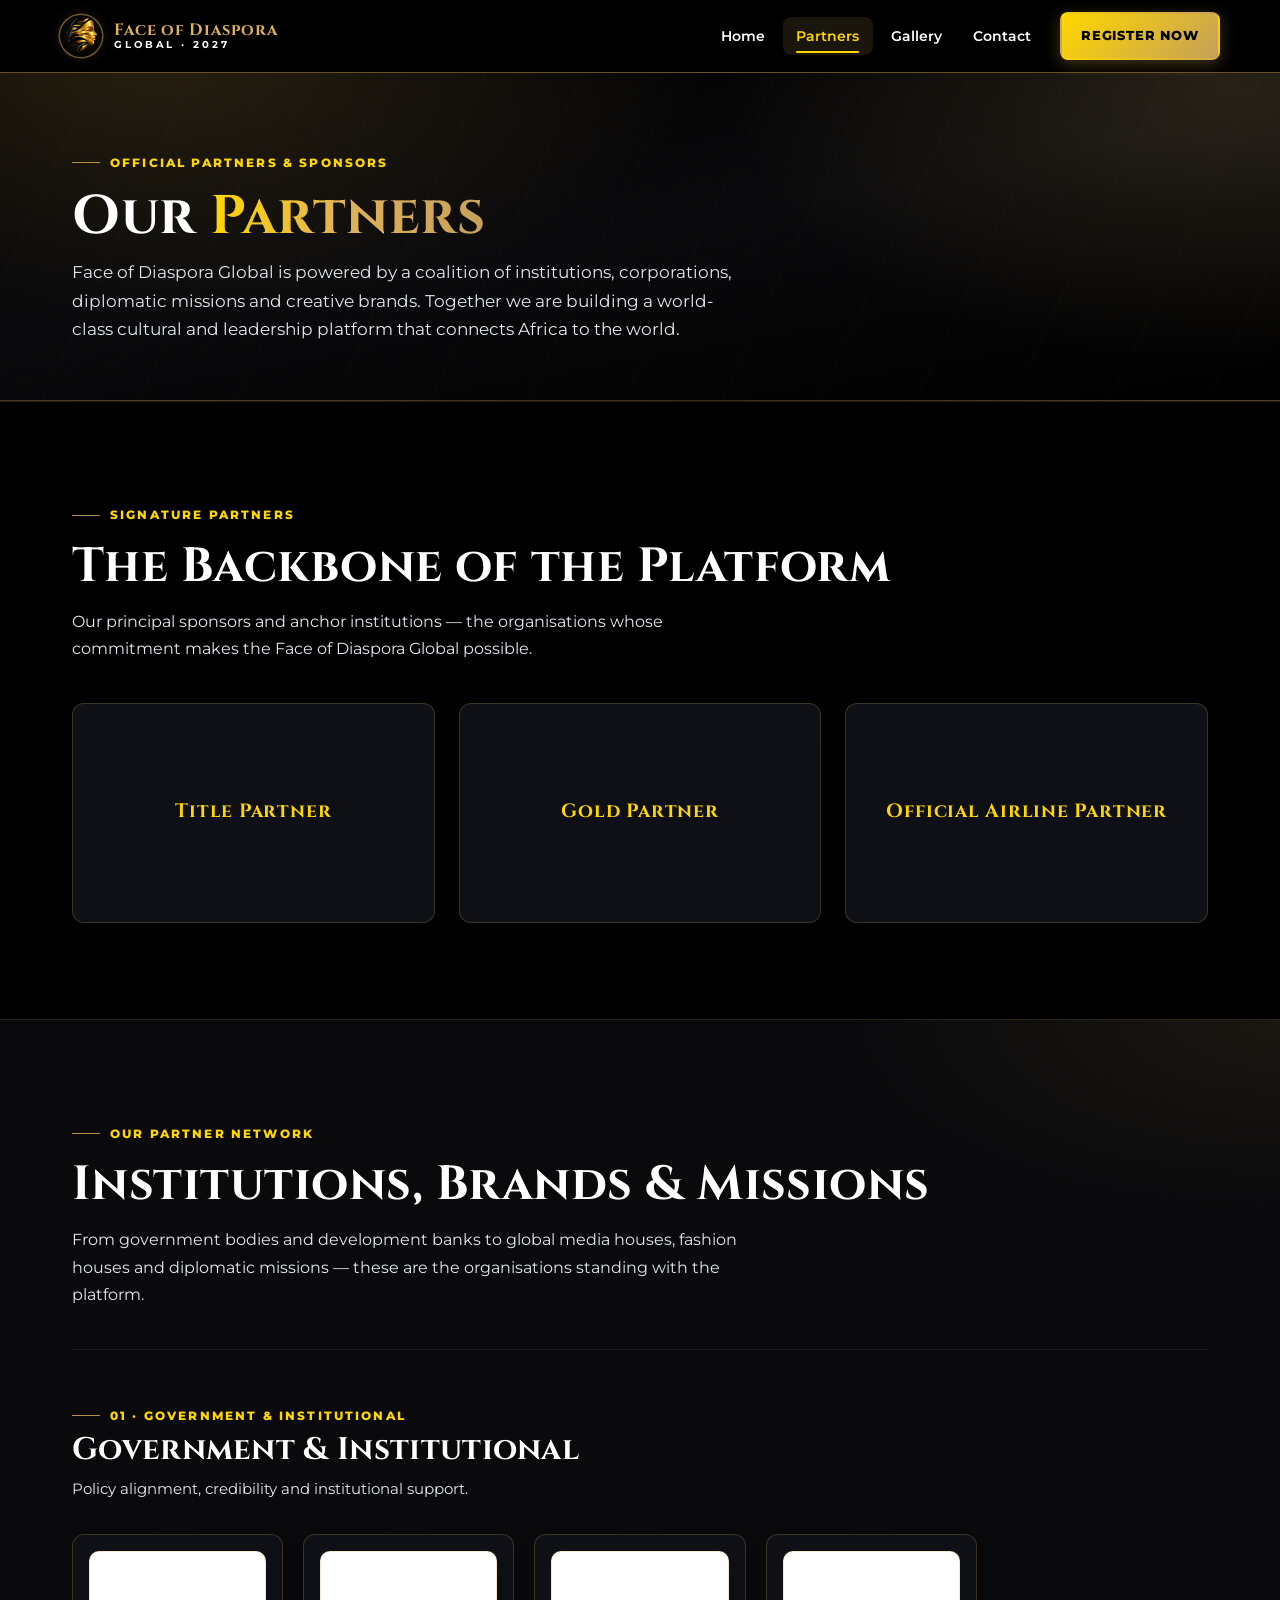
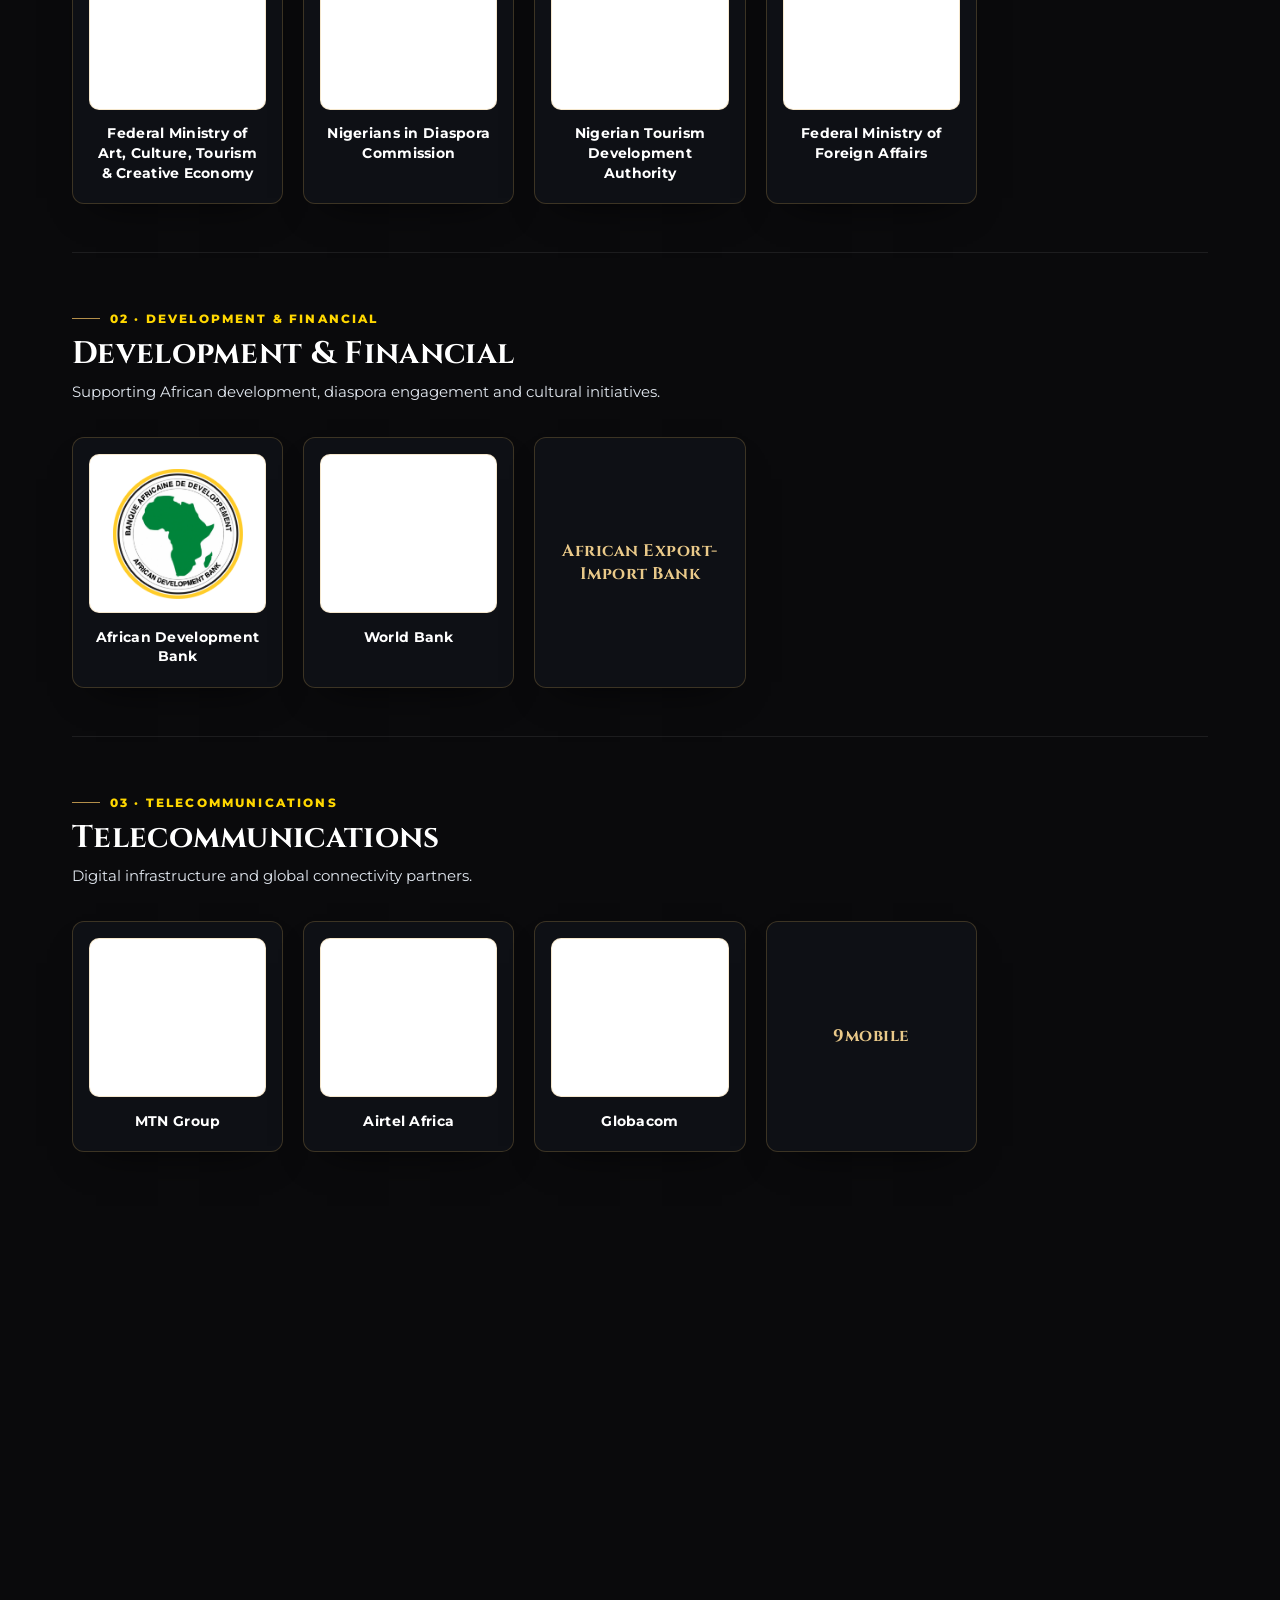
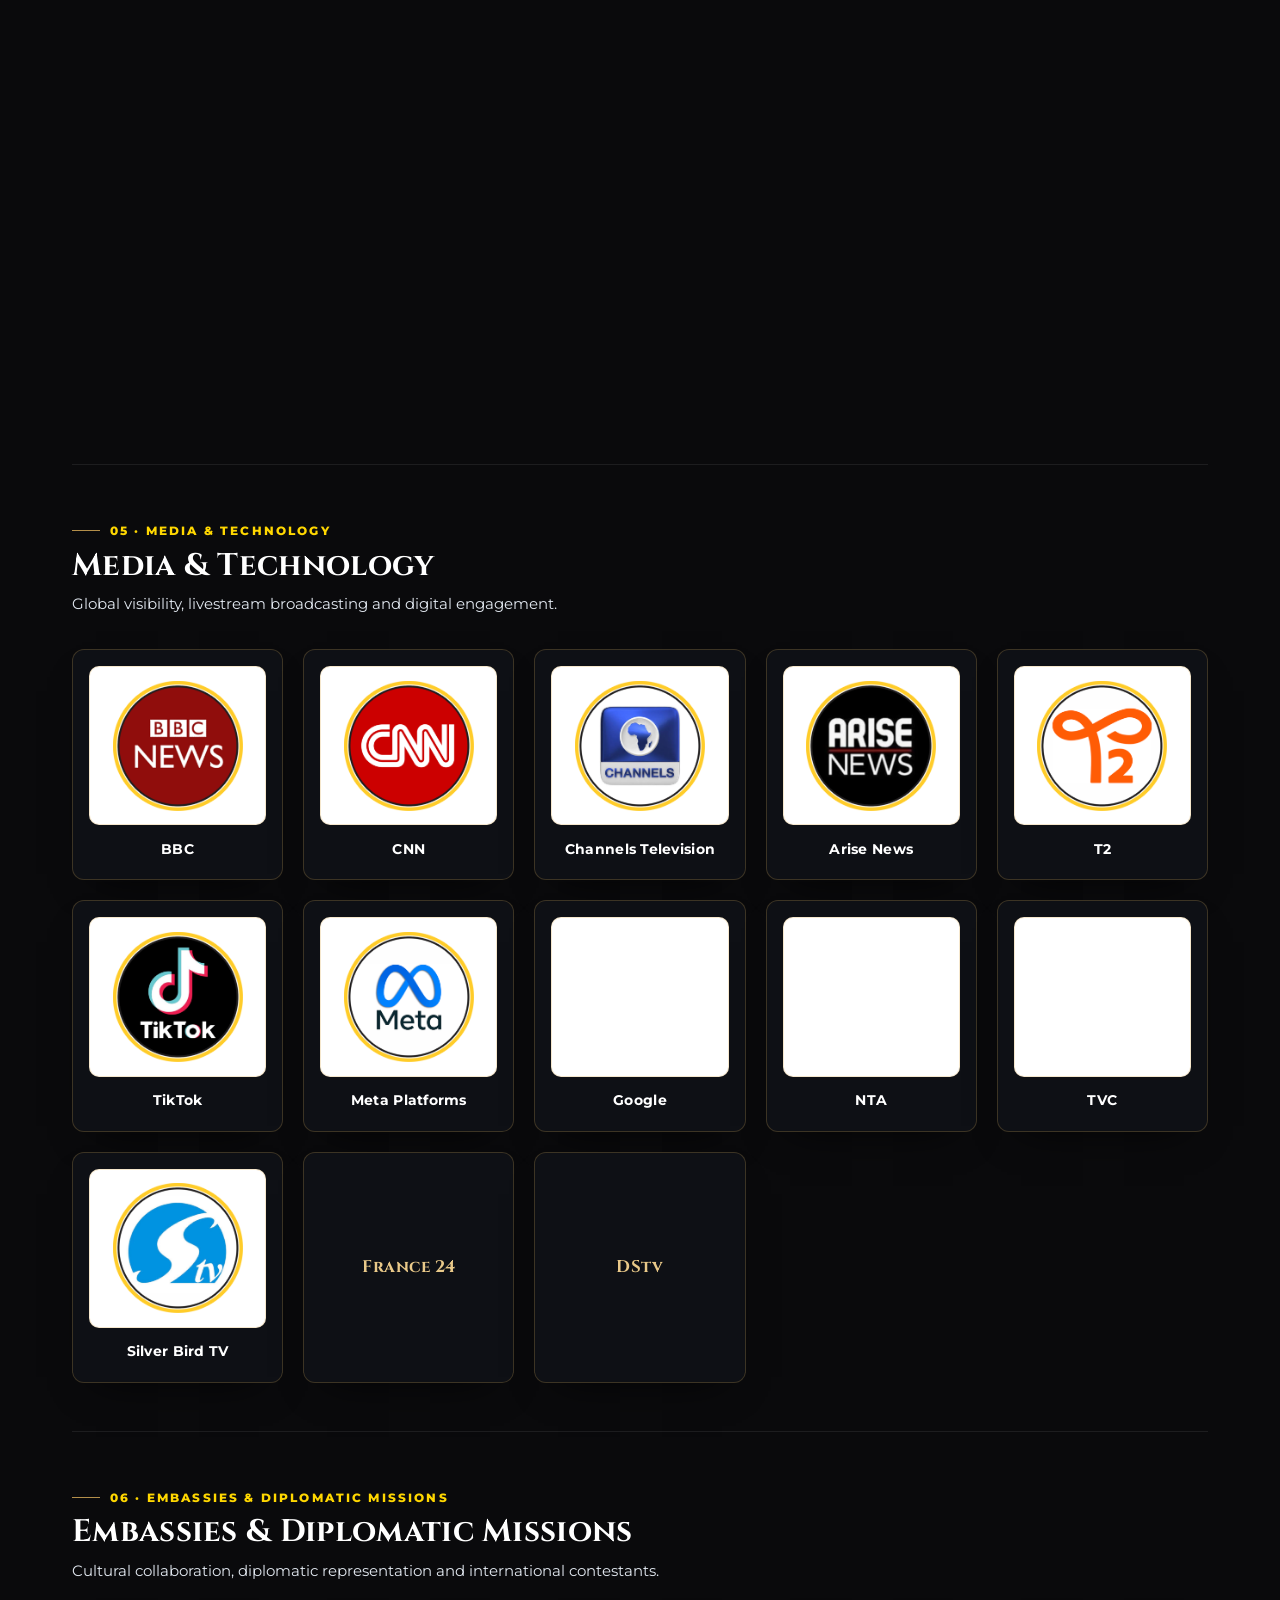
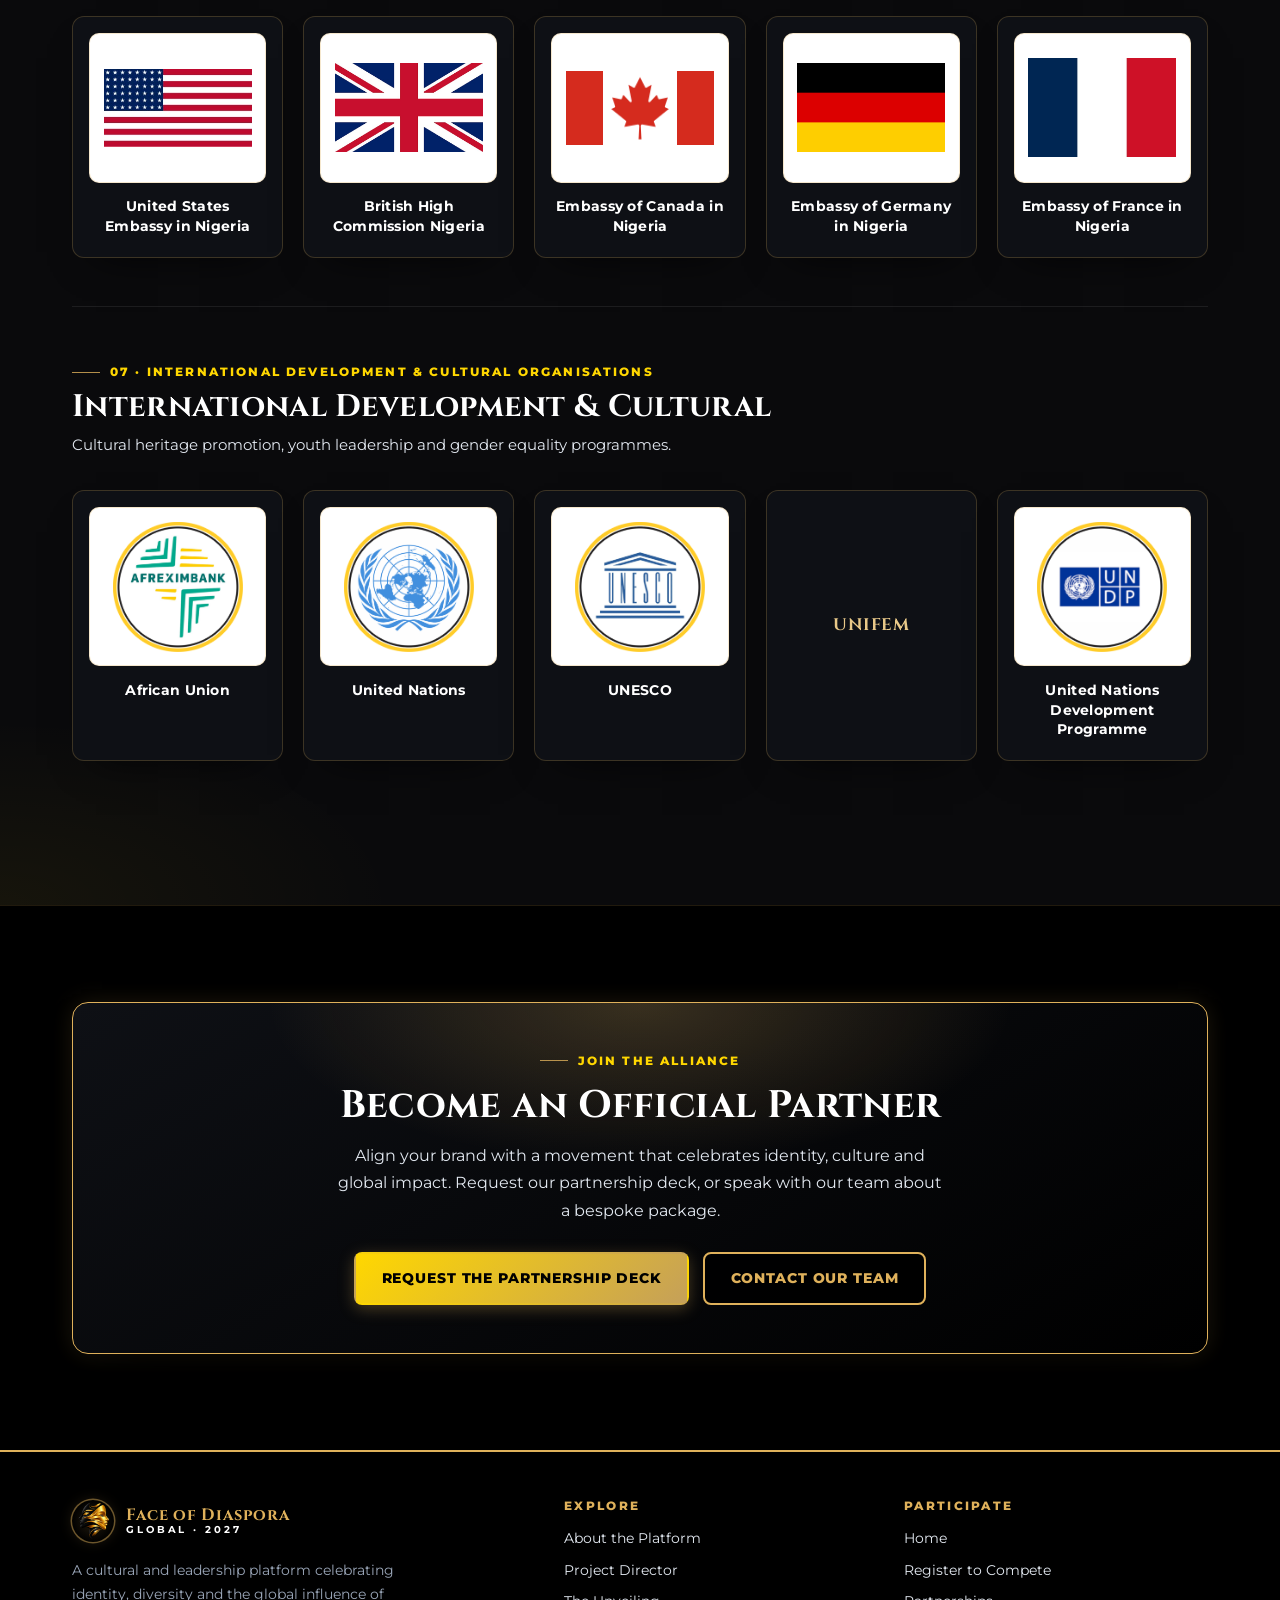
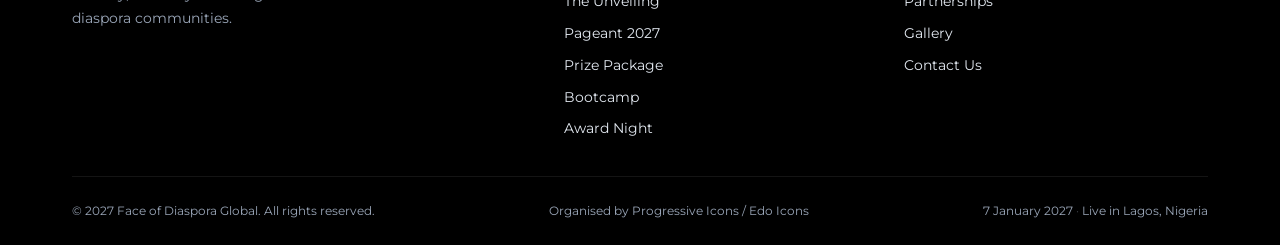
<file: partners.html>
<!DOCTYPE html>
<html lang="en">
<head>
<meta charset="UTF-8" />
<meta name="viewport" content="width=device-width, initial-scale=1" />
<meta name="theme-color" content="#07090D" />
<title>Partners &amp; Sponsors — Face of Diaspora Global 2027</title>
<link rel="icon" href="favicon.ico" sizes="any">
<link rel="apple-touch-icon" href="assets/img/logo.png">
<meta name="description" content="Meet the official partners, sponsors and institutions backing Face of Diaspora Global 2027 — a global cultural and leadership platform connecting Africa to the world." />

<link rel="preconnect" href="https://fonts.googleapis.com">
<link rel="preconnect" href="https://fonts.gstatic.com" crossorigin>
<link href="https://fonts.googleapis.com/css2?family=Cinzel:wght@500;600;700;800&family=Montserrat:wght@400;500;600;700;800&display=swap" rel="stylesheet">

<link rel="stylesheet" href="css/styles.css">
</head>

<body>
<a class="skip-link" href="#main">Skip to content</a>

<!-- ============================ HEADER ============================ -->
<header class="site-header" id="siteHeader">
  <div class="nav-wrap">
    <a class="brand" href="index.html" aria-label="Face of Diaspora Global — home">
      <img class="brand-mark" src="assets/img/logo.png" alt="" width="42" height="42">
      <span class="brand-text">
        <span class="brand-name">Face of Diaspora</span>
        <span class="brand-sub">Global · 2027</span>
      </span>
    </a>

    <button class="nav-toggle" id="navToggle" aria-expanded="false" aria-controls="primaryNav" aria-label="Open navigation menu">
      <span></span><span></span><span></span>
    </button>

     <nav class="primary-nav" id="primaryNav" aria-label="Primary">
      <ul>
        <li><a class="nav-link" href="index.html">Home</a></li>
        <li><a class="nav-link" href="partners.html" aria-current="page">Partners</a></li>
        <li><a class="nav-link" href="gallery.html">Gallery</a></li>
        <li><a class="nav-link" href="index.html#contact">Contact</a></li>
      </ul>
      <a class="btn btn-gold nav-cta" href="index.html#register">Register Now</a>
    </nav>
  </div>
</header>

<main id="main">

  <!-- ============================ PAGE HERO ============================ -->
  <section class="page-hero">
    <div class="container">
      <span class="eyebrow reveal">Official Partners &amp; Sponsors</span>
      <h1 class="page-title reveal">Our <span class="gold-text">Partners</span></h1>
      <p class="lede reveal">
        Face of Diaspora Global is powered by a coalition of institutions, corporations,
        diplomatic missions and creative brands. Together we are building a world-class cultural
        and leadership platform that connects Africa to the world.
      </p>
    </div>
  </section>

  <!-- ============================ SIGNATURE PARTNERS ============================ -->
  <section class="section section--dark" id="signature">
    <div class="container">
      <div class="section-head reveal">
        <span class="eyebrow">Signature Partners</span>
        <h2 class="section-title">The Backbone of the Platform</h2>
        <p class="lede">
          Our principal sponsors and anchor institutions — the organisations whose commitment
          makes the Face of Diaspora Global possible.
        </p>
      </div>

      <div class="partner-grid partner-grid--featured reveal">

        <div class="partner-card partner-card--lg partner-card--text" aria-label="Title Partner">
          <span class="partner-card__name">Title Partner</span>
        </div>

        <div class="partner-card partner-card--lg partner-card--text" aria-label="Gold Partner">
          <span class="partner-card__name">Gold Partner</span>
        </div>

        <div class="partner-card partner-card--lg partner-card--text" aria-label="Official Airline Partner">
          <span class="partner-card__name">Official Airline Partner</span>
        </div>

      </div>
    </div>
  </section>

  <!-- ============================ PARTNER CATEGORIES ============================ -->
  <section class="section section--alt" id="all-partners">
    <div class="container">

      <div class="section-head reveal">
        <span class="eyebrow">Our Partner Network</span>
        <h2 class="section-title">Institutions, Brands &amp; Missions</h2>
        <p class="lede">
          From government bodies and development banks to global media houses, fashion
          houses and diplomatic missions — these are the organisations standing with the
          platform.
        </p>
      </div>

      <!-- ---------- 01 · Government & Institutional ---------- -->
      <article class="partner-category reveal">
        <header class="partner-category__head">
          <span class="eyebrow">01 · Government &amp; Institutional</span>
          <h3 class="partner-category__title">Government &amp; Institutional</h3>
          <p class="lede">Policy alignment, credibility and institutional support.</p>
        </header>

        <div class="partner-grid">
          <div class="partner-card" aria-label="Federal Ministry of Art, Culture, Tourism & Creative Economy">
            <div class="partner-card__logo">
              <img src="assets/img/coat.png"
                   alt="Federal Ministry of Art, Culture, Tourism & Creative Economy logo"
                   loading="lazy" decoding="async">
            </div>
            <span class="partner-card__name">Federal Ministry of Art, Culture, Tourism &amp; Creative Economy</span>
          </div>

          <div class="partner-card" aria-label="Nigerians in Diaspora Commission">
            <div class="partner-card__logo">
              <img src="assets/img/coat.png"
                   alt="Nigerians in Diaspora Commission logo"
                   loading="lazy" decoding="async">
            </div>
            <span class="partner-card__name">Nigerians in Diaspora Commission</span>
          </div>

          <div class="partner-card" aria-label="Nigerian Tourism Development Authority">
            <div class="partner-card__logo">
              <img src="assets/img/coat.png"
                   alt="Nigerian Tourism Development Authority logo"
                   loading="lazy" decoding="async">
            </div>
            <span class="partner-card__name">Nigerian Tourism Development Authority</span>
          </div>

          <div class="partner-card" aria-label="Federal Ministry of Foreign Affairs">
            <div class="partner-card__logo">
              <img src="assets/img/coat.png"
                   alt="Federal Ministry of Foreign Affairs logo"
                   loading="lazy" decoding="async">
            </div>
            <span class="partner-card__name">Federal Ministry of Foreign Affairs</span>
          </div>
        </div>
      </article>

      <!-- ---------- 02 · Development & Financial ---------- -->
      <article class="partner-category reveal">
        <header class="partner-category__head">
          <span class="eyebrow">02 · Development &amp; Financial</span>
          <h3 class="partner-category__title">Development &amp; Financial</h3>
          <p class="lede">Supporting African development, diaspora engagement and cultural initiatives.</p>
        </header>

        <div class="partner-grid">
          <div class="partner-card" aria-label="African Development Bank">
            <div class="partner-card__logo">
              <img src="assets/img/bank.png"
                   alt="African Development Bank logo"
                   loading="lazy" decoding="async">
            </div>
            <span class="partner-card__name">African Development Bank</span>
          </div>

          <div class="partner-card" aria-label="World Bank">
            <div class="partner-card__logo">
              <img src="assets/img/wb.png"
                   alt="World Bank logo"
                   loading="lazy" decoding="async">
            </div>
            <span class="partner-card__name">World Bank</span>
          </div>

          <div class="partner-card partner-card--text" aria-label="African Export-Import Bank">
            <span class="partner-card__name">African Export-Import Bank</span>
          </div>
        </div>
      </article>

      <!-- ---------- 03 · Telecommunications ---------- -->
      <article class="partner-category reveal">
        <header class="partner-category__head">
          <span class="eyebrow">03 · Telecommunications</span>
          <h3 class="partner-category__title">Telecommunications</h3>
          <p class="lede">Digital infrastructure and global connectivity partners.</p>
        </header>

        <div class="partner-grid">
          <div class="partner-card" aria-label="MTN Group">
            <div class="partner-card__logo">
              <img src="assets/img/mtn.png"
                   alt="MTN Group logo"
                   loading="lazy" decoding="async">
            </div>
            <span class="partner-card__name">MTN Group</span>
          </div>

          <div class="partner-card" aria-label="Airtel Africa">
            <div class="partner-card__logo">
              <img src="assets/img/airtel.png"
                   alt="Airtel Africa logo"
                   loading="lazy" decoding="async">
            </div>
            <span class="partner-card__name">Airtel Africa</span>
          </div>

          <div class="partner-card" aria-label="Globacom">
            <div class="partner-card__logo">
              <img src="assets/img/glo.png"
                   alt="Globacom logo"
                   loading="lazy" decoding="async">
            </div>
            <span class="partner-card__name">Globacom</span>
          </div>

          <div class="partner-card partner-card--text" aria-label="9mobile">
            <span class="partner-card__name">9mobile</span>
          </div>
        </div>
      </article>

      <!-- ---------- 04 · Beauty & Fashion ---------- -->
      <article class="partner-category reveal">
        <header class="partner-category__head">
          <span class="eyebrow">04 · Beauty &amp; Fashion</span>
          <h3 class="partner-category__title">Beauty &amp; Fashion</h3>
          <p class="lede">Shaping the visual identity and cultural representation of the platform.</p>
        </header>

        <div class="partner-grid">
          <div class="partner-card" aria-label="House of Toryin">
            <div class="partner-card__logo">
              <img src="assets/img/hot.png"
                   alt="House of Toryin logo"
                   loading="lazy" decoding="async">
            </div>
            <span class="partner-card__name">House of Toryin</span>
          </div>

          <div class="partner-card partner-card--text" aria-label="Zizi Cardow">
            <span class="partner-card__name">Zizi Cardow</span>
          </div>

          <div class="partner-card partner-card--text" aria-label="Deola Sagoe">
            <span class="partner-card__name">Deola Sagoe</span>
          </div>

          <div class="partner-card partner-card--text" aria-label="Modela">
            <span class="partner-card__name">Modela</span>
          </div>

          <div class="partner-card partner-card--text" aria-label="Vodi Group">
            <span class="partner-card__name">Vodi Group</span>
          </div>

          <div class="partner-card partner-card--text" aria-label="Mai Atafo">
            <span class="partner-card__name">Mai Atafo</span>
          </div>

          <div class="partner-card partner-card--text" aria-label="Veekee James">
            <span class="partner-card__name">Veekee James</span>
          </div>

          <div class="partner-card partner-card--text" aria-label="House of Zada">
            <span class="partner-card__name">House of Zada</span>
          </div>

          <div class="partner-card partner-card--text" aria-label="Fenty Beauty">
            <span class="partner-card__name">Fenty Beauty</span>
          </div>

          <div class="partner-card partner-card--text" aria-label="Maybelline">
            <span class="partner-card__name">Maybelline</span>
          </div>

          <div class="partner-card partner-card--text" aria-label="House of Tara">
            <span class="partner-card__name">House of Tara</span>
          </div>

          <div class="partner-card partner-card--text" aria-label="Sleek Cosmetics">
            <span class="partner-card__name">Sleek Cosmetics</span>
          </div>

          <div class="partner-card partner-card--text" aria-label="Zaron Cosmetics">
            <span class="partner-card__name">Zaron Cosmetics</span>
          </div>
        </div>
      </article>

      <!-- ---------- 05 · Media & Technology ---------- -->
      <article class="partner-category reveal">
        <header class="partner-category__head">
          <span class="eyebrow">05 · Media &amp; Technology</span>
          <h3 class="partner-category__title">Media &amp; Technology</h3>
          <p class="lede">Global visibility, livestream broadcasting and digital engagement.</p>
        </header>

        <div class="partner-grid">
          <div class="partner-card" aria-label="BBC">
            <div class="partner-card__logo">
              <img src="assets/img/bbc.png" alt="BBC logo" loading="lazy" decoding="async">
            </div>
            <span class="partner-card__name">BBC</span>
          </div>

          <div class="partner-card" aria-label="CNN">
            <div class="partner-card__logo">
              <img src="assets/img/cnn.png" alt="CNN logo" loading="lazy" decoding="async">
            </div>
            <span class="partner-card__name">CNN</span>
          </div>

          <div class="partner-card" aria-label="Channels Television">
            <div class="partner-card__logo">
              <img src="assets/img/channels.png" alt="Channels Television logo" loading="lazy" decoding="async">
            </div>
            <span class="partner-card__name">Channels Television</span>
          </div>

          <div class="partner-card" aria-label="Arise News">
            <div class="partner-card__logo">
              <img src="assets/img/arise.png" alt="Arise News logo" loading="lazy" decoding="async">
            </div>
            <span class="partner-card__name">Arise News</span>
          </div>

          <div class="partner-card" aria-label="T2">
            <div class="partner-card__logo">
              <img src="assets/img/t2.png" alt="T2 logo" loading="lazy" decoding="async">
            </div>
            <span class="partner-card__name">T2</span>
          </div>

          <div class="partner-card" aria-label="TikTok">
            <div class="partner-card__logo">
              <img src="assets/img/tiktok.png" alt="TikTok logo" loading="lazy" decoding="async">
            </div>
            <span class="partner-card__name">TikTok</span>
          </div>

          <div class="partner-card" aria-label="Meta Platforms">
            <div class="partner-card__logo">
              <img src="assets/img/meta.png" alt="Meta Platforms logo" loading="lazy" decoding="async">
            </div>
            <span class="partner-card__name">Meta Platforms</span>
          </div>

          <div class="partner-card" aria-label="Google">
            <div class="partner-card__logo">
              <img src="assets/img/google.png" alt="Google logo" loading="lazy" decoding="async">
            </div>
            <span class="partner-card__name">Google</span>
          </div>

          <div class="partner-card" aria-label="NTA">
            <div class="partner-card__logo">
              <img src="assets/img/ntai.png" alt="NTA logo" loading="lazy" decoding="async">
            </div>
            <span class="partner-card__name">NTA</span>
          </div>

          <div class="partner-card" aria-label="TVC">
            <div class="partner-card__logo">
              <img src="assets/img/tvc.png" alt="TVC logo" loading="lazy" decoding="async">
            </div>
            <span class="partner-card__name">TVC</span>
          </div>

          <div class="partner-card" aria-label="Silver Bird TV">
            <div class="partner-card__logo">
              <img src="assets/img/stv.png" alt="Silver Bird TV logo" loading="lazy" decoding="async">
            </div>
            <span class="partner-card__name">Silver Bird TV</span>
          </div>

          <div class="partner-card partner-card--text" aria-label="France 24">
            <span class="partner-card__name">France 24</span>
          </div>

          <div class="partner-card partner-card--text" aria-label="DStv">
            <span class="partner-card__name">DStv</span>
          </div>
        </div>
      </article>

      <!-- ---------- 06 · Embassies & Diplomatic Missions ---------- -->
      <article class="partner-category reveal">
        <header class="partner-category__head">
          <span class="eyebrow">06 · Embassies &amp; Diplomatic Missions</span>
          <h3 class="partner-category__title">Embassies &amp; Diplomatic Missions</h3>
          <p class="lede">Cultural collaboration, diplomatic representation and international contestants.</p>
        </header>

        <div class="partner-grid">
          <div class="partner-card" aria-label="United States Embassy in Nigeria">
            <div class="partner-card__logo">
              <img src="assets/img/usa.jpeg"
                   alt="United States Embassy in Nigeria logo"
                   loading="lazy" decoding="async">
            </div>
            <span class="partner-card__name">United States Embassy in Nigeria</span>
          </div>

          <div class="partner-card" aria-label="British High Commission Nigeria">
            <div class="partner-card__logo">
              <img src="assets/img/british.jpeg"
                   alt="British High Commission Nigeria logo"
                   loading="lazy" decoding="async">
            </div>
            <span class="partner-card__name">British High Commission Nigeria</span>
          </div>

          <div class="partner-card" aria-label="Embassy of Canada in Nigeria">
            <div class="partner-card__logo">
              <img src="assets/img/canada.jpeg"
                   alt="Embassy of Canada in Nigeria logo"
                   loading="lazy" decoding="async">
            </div>
            <span class="partner-card__name">Embassy of Canada in Nigeria</span>
          </div>

          <div class="partner-card" aria-label="Embassy of Germany in Nigeria">
            <div class="partner-card__logo">
              <img src="assets/img/germany.jpeg"
                   alt="Embassy of Germany in Nigeria logo"
                   loading="lazy" decoding="async">
            </div>
            <span class="partner-card__name">Embassy of Germany in Nigeria</span>
          </div>

          <div class="partner-card" aria-label="Embassy of France in Nigeria">
            <div class="partner-card__logo">
              <img src="assets/img/france.jpeg"
                   alt="Embassy of France in Nigeria logo"
                   loading="lazy" decoding="async">
            </div>
            <span class="partner-card__name">Embassy of France in Nigeria</span>
          </div>
        </div>
      </article>

      <!-- ---------- 07 · International Development & Cultural ---------- -->
      <article class="partner-category reveal">
        <header class="partner-category__head">
          <span class="eyebrow">07 · International Development &amp; Cultural Organisations</span>
          <h3 class="partner-category__title">International Development &amp; Cultural</h3>
          <p class="lede">Cultural heritage promotion, youth leadership and gender equality programmes.</p>
        </header>

        <div class="partner-grid">
          <div class="partner-card" aria-label="African Union">
            <div class="partner-card__logo">
              <img src="assets/img/afr.png" alt="African Union logo" loading="lazy" decoding="async">
            </div>
            <span class="partner-card__name">African Union</span>
          </div>

          <div class="partner-card" aria-label="United Nations">
            <div class="partner-card__logo">
              <img src="assets/img/un.png" alt="United Nations logo" loading="lazy" decoding="async">
            </div>
            <span class="partner-card__name">United Nations</span>
          </div>

          <div class="partner-card" aria-label="UNESCO">
            <div class="partner-card__logo">
              <img src="assets/img/unesco.png" alt="UNESCO logo" loading="lazy" decoding="async">
            </div>
            <span class="partner-card__name">UNESCO</span>
          </div>

          <div class="partner-card partner-card--text" aria-label="UNIFEM">
            <span class="partner-card__name">UNIFEM</span>
          </div>

          <div class="partner-card" aria-label="UNDP">
            <div class="partner-card__logo">
              <img src="assets/img/undp.png" alt="United Nations Development Programme logo" loading="lazy" decoding="async">
            </div>
            <span class="partner-card__name">United Nations Development Programme</span>
          </div>
        </div>
      </article>

    </div>
  </section>

  <!-- ============================ CTA ============================ -->
  <section class="section section--dark" id="become-partner">
    <div class="container">
      <div class="partner-cta reveal">
        <span class="eyebrow" style="justify-content:center;display:flex">Join the Alliance</span>
        <h2>Become an Official Partner</h2>
        <p>
          Align your brand with a movement that celebrates identity, culture and global impact.
          Request our partnership deck, or speak with our team about a bespoke package.
        </p>
        <div style="display:flex;flex-wrap:wrap;gap:.9rem;justify-content:center;margin-top:1.5rem">
          <a class="btn btn-gold" href="index.html#register">Request the Partnership Deck</a>
          <a class="btn btn-outline" href="index.html#contact">Contact Our Team</a>
        </div>
      </div>
    </div>
  </section>

</main>

<!-- ============================ FOOTER ============================ -->
<footer class="site-footer">
  <div class="container">
    <div class="footer-top">
      <div class="footer-brand">
        <a class="brand" href="index.html" aria-label="Face of Diaspora Global — home">
          <img class="brand-mark" src="assets/img/logo.png" alt="" width="42" height="42">
          <span class="brand-text">
            <span class="brand-name">Face of Diaspora</span>
            <span class="brand-sub">Global · 2027</span>
          </span>
        </a>
        <p>A cultural and leadership platform celebrating identity, diversity and the global influence of diaspora communities.</p>
      </div>

      <div class="footer-col">
        <h4>Explore</h4>
        <ul>
          <li><a href="index.html#about">About the Platform</a></li>
          <li><a href="index.html#director">Project Director</a></li>
          <li><a href="index.html#unveiling">The Unveiling</a></li>
          <li><a href="index.html#pageant">Pageant 2027</a></li>
          <li><a href="index.html#prizes">Prize Package</a></li>
          <li><a href="index.html#experience">Bootcamp</a></li>
          <li><a href="index.html#awards">Award Night</a></li>
        </ul>
      </div>

      <div class="footer-col">
        <h4>Participate</h4>
        <ul>
          <li><a href="index.html">Home</a></li>
          <li><a href="index.html#register">Register to Compete</a></li>
          <li><a href="partners.html">Partnerships</a></li>
          <li><a href="gallery.html">Gallery</a></li>
          <li><a href="index.html#contact">Contact Us</a></li>
        </ul>
      </div>
    </div>

    <div class="footer-bottom">
      <span>© <span id="year">2027</span> Face of Diaspora Global. All rights reserved.</span>
      <span>Organised by Progressive Icons / Edo Icons</span>
      <span>7 January 2027 <span class="dot-sep">·</span> Live in Lagos, Nigeria</span>
    </div>
  </div>
</footer>

<script src="js/main.js" defer></script>
</body>
</html>
</file>
<file: css/styles.css>
/* ============================================================
   1. TOKENS & RESET — PURE BLACK + HIGH-CONTRAST LUXURY GOLD
   ============================================================ */
:root{
  --bg-dark:#000000;
  --bg-surface:#0A0A0C;
  --bg-card:#0E1015;
  --bg-elevated:#12151C;

  --gold-primary:#DFB15B;
  --gold-bright:#FFD700;
  --gold-deep:#C5A059;
  --gold-soft:#E9C989;

  --text-white:#FFFFFF;
  --text-muted:#E2E8F0;
  --text-dim:#9AA6B8;

  --border-gold:rgba(223,177,91,.45);
  --border-soft:rgba(223,177,91,.22);
  --border-faint:rgba(255,255,255,.08);
  --shadow-glow:0 0 24px rgba(255,215,0,.35);
  --shadow-glow-soft:0 0 24px rgba(255,215,0,.14);
  --shadow-card:0 18px 40px -24px rgba(0,0,0,.9);
  --shadow-card-lg:0 30px 60px -30px rgba(0,0,0,1);

  --radius:12px;
  --radius-lg:16px;
  --transition:.3s cubic-bezier(.25,.8,.25,1);
  --maxw:1200px;

  --font-display:"Cinzel","Times New Roman",serif;
  --font-body:"Montserrat",system-ui,-apple-system,"Segoe UI",Roboto,Arial,sans-serif;
}

*,*::before,*::after{box-sizing:border-box;margin:0;padding:0}

html{scroll-behavior:smooth;font-size:16px;-webkit-text-size-adjust:100%}

body{
  background-color:var(--bg-dark);
  color:var(--text-white);
  font-family:var(--font-body);
  font-size:16px;
  line-height:1.65;
  overflow-x:hidden;
  -webkit-font-smoothing:antialiased;
  text-rendering:optimizeLegibility;
}

img,svg{display:block;max-width:100%}
a{color:inherit;text-decoration:none}
button{font:inherit}
ul{list-style:none}
p{margin:0 0 1rem}
p:last-child{margin-bottom:0}

h1,h2,h3,h4{
  font-family:var(--font-display);
  font-weight:700;
  line-height:1.15;
  letter-spacing:.01em;
  color:var(--text-white);
}

.skip-link{
  position:absolute;left:-9999px;top:0;z-index:2000;
  background:var(--gold-bright);color:var(--bg-dark);
  padding:12px 20px;border-radius:0 0 12px 0;
  font-weight:800;letter-spacing:.04em;
}
.skip-link:focus{left:0}

:focus-visible{
  outline:3px solid var(--gold-bright);
  outline-offset:3px;
  border-radius:4px;
}

/* ============================================================
   2. LAYOUT HELPERS
   ============================================================ */
.container{
  width:100%;
  max-width:var(--maxw);
  margin-inline:auto;
  padding-inline:1.25rem;
}

.section{
  position:relative;
  padding:4.5rem 0;
  border-top:1px solid rgba(223,177,91,.15);
  background:var(--bg-dark);
}
.section--dark{background:var(--bg-dark)}
.section--alt {background:var(--bg-surface)}

.section--alt::before{
  content:"";
  position:absolute;inset:0;
  background:
    radial-gradient(720px 320px at 100% 0%, rgba(223,177,91,.08), transparent 60%),
    radial-gradient(640px 300px at 0% 100%, rgba(255,215,0,.05), transparent 62%);
  pointer-events:none;
}
.section--alt > .container{position:relative;z-index:1}

.section-head{margin-bottom:2.5rem}

.eyebrow{
  display:inline-flex;align-items:center;gap:10px;
  font-family:var(--font-body);
  font-size:.75rem;font-weight:800;
  letter-spacing:.18em;text-transform:uppercase;
  color:var(--gold-bright);
  margin-bottom:.85rem;
}
.eyebrow::before{
  content:"";width:28px;height:1px;
  background:var(--gold-primary);opacity:.8;
}

.section-title{
  font-size:clamp(1.85rem,4.5vw,2.9rem);
  color:var(--text-white);
  margin-bottom:.85rem;
}

.lede{
  font-size:1.02rem;
  color:var(--text-muted);
  max-width:62ch;
  line-height:1.7;
}

.gold-text{
  background:linear-gradient(96deg,var(--gold-bright),var(--gold-primary) 50%,var(--gold-deep));
  -webkit-background-clip:text;background-clip:text;
  color:transparent;
}

/* ============================================================
   3. BUTTONS
   ============================================================ */
.btn{
  display:inline-flex;align-items:center;justify-content:center;gap:10px;
  min-height:48px;
  padding:.8rem 1.6rem;
  border-radius:8px;
  font-family:var(--font-body);
  font-weight:800;
  font-size:.9rem;
  letter-spacing:.06em;
  text-transform:uppercase;
  text-align:center;
  border:2px solid transparent;
  cursor:pointer;
  transition:var(--transition);
  will-change:transform,box-shadow;
}
.btn:active{transform:translateY(1px)}

.btn-gold{
  background:linear-gradient(135deg,var(--gold-bright) 0%,var(--gold-deep) 100%);
  color:var(--bg-dark);
  box-shadow:0 4px 16px rgba(223,177,91,.3);
}
.btn-gold:hover{
  background:#fff;
  color:var(--bg-dark);
  border-color:var(--gold-bright);
  box-shadow:var(--shadow-glow);
  transform:translateY(-2px);
}

.btn-ghost{
  background:rgba(0,0,0,.85);
  color:var(--text-white);
  border:2px solid var(--gold-primary);
}
.btn-ghost:hover{
  background:var(--gold-primary);
  color:var(--bg-dark);
  box-shadow:var(--shadow-glow);
  transform:translateY(-2px);
}

.btn-outline{
  background:rgba(0,0,0,.85);
  color:var(--gold-primary);
  border:2px solid var(--gold-primary);
}
.btn-outline:hover{
  background:var(--gold-primary);
  color:var(--bg-dark);
  box-shadow:var(--shadow-glow);
  transform:translateY(-2px);
}

.pulse-glow{animation:pulseRadiance 2.8s infinite}
@keyframes pulseRadiance{
  0%,100%{box-shadow:0 0 12px rgba(255,215,0,.35),0 4px 16px rgba(223,177,91,.3)}
  50%    {box-shadow:0 0 28px rgba(255,215,0,.75),0 4px 16px rgba(223,177,91,.3)}
}

/* ============================================================
   4. HEADER & NAV
   ============================================================ */
.site-header{
  position:sticky;top:0;z-index:1000;
  background:rgba(0,0,0,.95);
  backdrop-filter:blur(12px);
  -webkit-backdrop-filter:blur(12px);
  border-bottom:1px solid var(--border-gold);
  transition:box-shadow var(--transition);
}
.site-header.is-scrolled{box-shadow:0 14px 30px -18px rgba(0,0,0,1)}

.nav-wrap{
  position:relative;
  display:flex;align-items:center;justify-content:space-between;gap:12px;
  max-width:var(--maxw);margin-inline:auto;
  padding:.75rem 1.25rem;
  min-height:72px;
}

.brand{display:flex;align-items:center;gap:.75rem;min-width:0}

/* Logo image — replaces the old "FD" text mark */
.brand-mark{
  flex:none;
  width:42px;
  height:42px;
  border-radius:50%;
  object-fit:contain;
  padding:2px;
  background:radial-gradient(circle, rgba(223,177,91,.16) 0%, rgba(223,177,91,0) 72%);
  box-shadow:0 0 0 1.5px rgba(223,177,91,.45), 0 0 14px rgba(223,177,91,.15);
}

.brand-text{display:flex;flex-direction:column;min-width:0;line-height:1.1}
.brand-name{
  font-family:var(--font-display);
  font-size:1.02rem;font-weight:700;
  letter-spacing:.04em;
  color:var(--gold-primary);
  white-space:nowrap;overflow:hidden;text-overflow:ellipsis;
}
.brand-sub{
  font-size:.6rem;font-weight:700;
  letter-spacing:.3em;text-transform:uppercase;
  color:var(--text-white);
  white-space:nowrap;overflow:hidden;text-overflow:ellipsis;
}

.nav-toggle{
  display:inline-flex;flex-direction:column;justify-content:center;gap:5px;
  width:48px;height:48px;padding:0 11px;
  background:transparent;
  border:1px solid var(--border-gold);
  border-radius:8px;
  cursor:pointer;flex:none;
  transition:border-color var(--transition),background var(--transition);
}
.nav-toggle:hover{background:rgba(223,177,91,.08);border-color:var(--gold-primary)}
.nav-toggle span{
  display:block;height:3px;width:100%;border-radius:2px;
  background:var(--gold-primary);
  transition:transform var(--transition),opacity .2s ease;
}
.nav-toggle[aria-expanded="true"] span:nth-child(1){transform:translateY(8px) rotate(45deg)}
.nav-toggle[aria-expanded="true"] span:nth-child(2){opacity:0}
.nav-toggle[aria-expanded="true"] span:nth-child(3){transform:translateY(-8px) rotate(-45deg)}

.primary-nav{
  position:absolute;top:100%;left:0;right:0;
  display:none;
  background:var(--bg-surface);
  border-bottom:2px solid var(--gold-primary);
  padding:1.25rem 1.25rem 1.75rem;
  box-shadow:0 26px 40px -28px rgba(0,0,0,1);
}
.primary-nav.is-open{display:block;animation:navDrop .25s ease both}
@keyframes navDrop{from{opacity:0;transform:translateY(-8px)}to{opacity:1;transform:none}}

.primary-nav ul{display:flex;flex-direction:column;gap:.25rem}
.primary-nav a.nav-link{
  display:flex;align-items:center;
  min-height:48px;
  padding:.6rem .75rem;
  color:var(--text-white);
  font-size:.95rem;font-weight:600;
  border-radius:8px;
  border-bottom:1px solid var(--border-faint);
  transition:color var(--transition),background var(--transition);
}
.primary-nav a.nav-link:hover,
.primary-nav a.nav-link.is-active{
  color:var(--gold-bright);
  background:rgba(223,177,91,.08);
}
.nav-cta{margin-top:1rem;width:100%}

/* ============================================================
   5. HERO — single-image, mobile-first
   ============================================================ */
.hero{
  position:relative;
  isolation:isolate;
  overflow:hidden;
  color:var(--text-white);
  padding:3.5rem 0 4rem;

  background:
    radial-gradient(900px 460px at 12% -12%, rgba(223,177,91,.18), transparent 62%),
    radial-gradient(760px 420px at 96% 4%, rgba(197,160,89,.16), transparent 66%),
    linear-gradient(170deg,#000 0%, #0A0A0C 48%, #000 100%);
}
.hero::before{
  content:"";
  position:absolute;inset:0;
  background-image:repeating-linear-gradient(115deg, rgba(223,177,91,.05) 0 1px, transparent 1px 88px);
  opacity:.6;pointer-events:none;
}
.hero::after{
  content:"";
  position:absolute;left:50%;bottom:-140px;transform:translateX(-50%);
  width:540px;height:300px;border-radius:50%;
  background:radial-gradient(circle, rgba(255,215,0,.16), transparent 68%);
  filter:blur(20px);pointer-events:none;
}

.hero__media{
  position:absolute;
  inset:0;
  z-index:-2;
  overflow:hidden;
}

.hero__img{
  width:100%;
  height:100%;
  object-fit:cover;
  object-position:50% 32%;
}

.hero__overlay{
  position:absolute;
  inset:0;
  z-index:-1;
  background:linear-gradient(
    180deg,
    rgba(0,0,0,.90) 0%,
    rgba(0,0,0,.62) 35%,
    rgba(0,0,0,.84) 70%,
    rgba(0,0,0,.97) 100%
  );
}

.hero .container{position:relative;z-index:2}
.hero-inner{max-width:880px}

.hero-badge{
  display:inline-flex;align-items:center;gap:.6rem;
  padding:.4rem .9rem .4rem .75rem;
  border-radius:4px;
  border:1px solid var(--border-gold);
  background:rgba(0,0,0,.75);
  color:var(--gold-bright);
  font-size:.72rem;font-weight:800;
  letter-spacing:.18em;text-transform:uppercase;
  margin-bottom:1.25rem;
}
.hero-badge .dot{
  width:7px;height:7px;border-radius:50%;
  background:var(--gold-bright);
  box-shadow:0 0 0 4px rgba(255,215,0,.18);
}

.hero h1{
  font-size:clamp(2.4rem,10.5vw,5.2rem);
  line-height:1.05;
  letter-spacing:.01em;
  margin-bottom:.5rem;
}
.hero h1 .line-2{display:block}

.hero-sub{
  font-family:var(--font-display);
  font-size:clamp(1.1rem,4vw,1.75rem);
  color:var(--text-white);
  font-weight:600;
  margin:.75rem 0 .5rem;
}
.hero-tag{
  font-size:.82rem;
  letter-spacing:.16em;
  text-transform:uppercase;
  color:var(--gold-primary);
  font-weight:700;
  margin-bottom:2rem;
}

.event-chips{
  display:flex;flex-wrap:wrap;gap:.65rem;
  margin-bottom:1.9rem;
}
.chip{
  display:inline-flex;align-items:center;gap:.55rem;
  padding:.6rem 1rem;
  border-radius:8px;
  background:rgba(10,10,12,.85);
  border:1px solid var(--border-gold);
  font-size:.82rem;font-weight:700;
  color:var(--text-white);
}
.chip svg{flex:none;color:var(--gold-bright)}

.hero-actions{display:flex;flex-wrap:wrap;gap:.9rem;margin-bottom:2.5rem}
.hero-actions .btn{flex:1 1 190px}

.countdown-wrap{
  border:1.5px solid var(--gold-primary);
  background:rgba(10,10,12,.92);
  border-radius:var(--radius-lg);
  padding:1.25rem 1.1rem 1.4rem;
  backdrop-filter:blur(6px);
  -webkit-backdrop-filter:blur(6px);
  box-shadow:0 0 22px rgba(223,177,91,.18);
}
.countdown-label{
  font-size:.72rem;letter-spacing:.22em;text-transform:uppercase;
  color:var(--gold-bright);font-weight:800;
  margin-bottom:1rem;text-align:center;
}
.countdown{
  display:grid;
  grid-template-columns:repeat(4,1fr);
  gap:.55rem;
}
.cd-item{
  text-align:center;
  padding:.85rem .25rem;
  border-radius:10px;
  background:linear-gradient(180deg, rgba(223,177,91,.16), rgba(223,177,91,.04));
  border:1px solid var(--border-gold);
  transition:border-color var(--transition),box-shadow var(--transition);
}
.cd-item:hover{
  border-color:var(--gold-bright);
  box-shadow:0 0 14px rgba(255,215,0,.25);
}
.cd-num{
  display:block;
  font-family:var(--font-display);
  font-size:clamp(1.4rem,6.5vw,2.2rem);
  font-weight:800;
  line-height:1;
  color:var(--text-white);
  font-variant-numeric:tabular-nums;
  text-shadow:0 0 14px rgba(255,215,0,.22);
}
.cd-lbl{
  display:block;
  margin-top:.45rem;
  font-size:.6rem;letter-spacing:.18em;text-transform:uppercase;
  color:var(--gold-primary);font-weight:700;
}

/* ============================================================
   6. CARDS & GRIDS
   ============================================================ */
.grid{display:grid;gap:1.1rem;grid-template-columns:1fr}

.card{
  background:var(--bg-card);
  border:1.5px solid var(--border-gold);
  border-radius:var(--radius);
  padding:1.5rem 1.35rem;
  box-shadow:var(--shadow-card);
  transition:transform var(--transition),box-shadow var(--transition),border-color var(--transition);
}
.card:hover{
  transform:translateY(-5px);
  border-color:var(--gold-bright);
  box-shadow:var(--shadow-glow-soft),var(--shadow-card-lg);
}

.card h3{font-size:1.2rem;color:var(--text-white);margin-bottom:.5rem}
.card p {font-size:.92rem;color:var(--text-muted);margin:0}

.card-icon{
  width:46px;height:46px;border-radius:12px;
  display:grid;place-items:center;
  background:linear-gradient(140deg, rgba(223,177,91,.24), rgba(223,177,91,.06));
  border:1px solid var(--border-gold);
  color:var(--gold-bright);
  margin-bottom:1rem;
}
.card-icon svg{width:22px;height:22px}

.num-card{position:relative;padding-left:1.35rem}
.num-card .num{
  position:absolute;top:1rem;right:1.1rem;
  font-family:var(--font-display);
  font-size:2.2rem;font-weight:800;
  color:rgba(223,177,91,.16);
  line-height:1;
}

.stats{
  display:grid;grid-template-columns:repeat(2,1fr);gap:1px;
  background:var(--border-gold);
  border:1px solid var(--border-gold);
  border-radius:var(--radius);
  overflow:hidden;
  margin-top:2.2rem;
}
.stat{background:var(--bg-card);padding:1.35rem 1rem;text-align:center;transition:background var(--transition)}
.stat:hover{background:var(--bg-elevated)}
.stat b{
  display:block;
  font-family:var(--font-display);
  font-size:clamp(1.5rem,5.5vw,2.1rem);
  color:var(--gold-bright);
  line-height:1;margin-bottom:.4rem;
  text-shadow:0 0 18px rgba(255,215,0,.22);
}
.stat span{
  font-size:.65rem;letter-spacing:.15em;text-transform:uppercase;
  color:var(--text-dim);font-weight:700;
}

/* ============================================================
   7. CHECKLISTS
   ============================================================ */
.checklist{display:grid;gap:.65rem}
.checklist li{
  display:flex;gap:.7rem;align-items:flex-start;
  font-size:.92rem;
  color:var(--text-white);
  padding:.8rem 1rem;
  background:var(--bg-card);
  border:1px solid var(--border-soft);
  border-radius:10px;
  transition:border-color var(--transition),background var(--transition);
}
.checklist li:hover{
  border-color:var(--border-gold);
  background:var(--bg-elevated);
}
.checklist li::before{
  content:"";
  flex:none;
  width:19px;height:19px;margin-top:1px;
  border-radius:50%;
  background:rgba(223,177,91,.18);
  border:1px solid var(--gold-primary);
  background-image:url("data:image/svg+xml;utf8,<svg xmlns='http://www.w3.org/2000/svg' viewBox='0 0 24 24' fill='none' stroke='%23FFD700' stroke-width='3.4' stroke-linecap='round' stroke-linejoin='round'><polyline points='20 6 9 17 4 12'/></svg>");
  background-size:11px 11px;
  background-position:center;
  background-repeat:no-repeat;
}

/* ============================================================
   8. PRIZES
   ============================================================ */
.prize-hero{
  border-radius:var(--radius-lg);
  padding:1.6rem 1.4rem;
  background:
    radial-gradient(600px 260px at 100% 0%, rgba(223,177,91,.22), transparent 62%),
    linear-gradient(150deg,#0E1015,#000);
  color:var(--text-white);
  border:1.5px solid var(--gold-primary);
  box-shadow:var(--shadow-card-lg), 0 0 24px rgba(223,177,91,.14);
  margin-bottom:1.1rem;
}
.prize-hero .prize-kicker{
  font-size:.7rem;letter-spacing:.2em;text-transform:uppercase;
  color:var(--gold-bright);font-weight:800;margin-bottom:.5rem;
}
.prize-hero .prize-title{
  font-family:var(--font-display);
  font-size:clamp(1.6rem,6vw,2.4rem);
  line-height:1.1;margin-bottom:.25rem;
  color:var(--text-white);
}
.prize-hero .prize-value{
  font-family:var(--font-display);
  font-size:clamp(2.4rem,11vw,3.6rem);
  font-weight:800;
  line-height:1;
  margin:.9rem 0 1.2rem;
}

.runner-grid{display:grid;gap:.9rem;grid-template-columns:1fr}
.runner{
  display:flex;align-items:center;gap:1rem;
  padding:1.1rem 1.25rem;
  border-radius:var(--radius);
  background:var(--bg-card);
  border:1.5px solid var(--border-gold);
  box-shadow:var(--shadow-card);
  transition:border-color var(--transition),box-shadow var(--transition),transform var(--transition);
}
.runner:hover{
  border-color:var(--gold-bright);
  box-shadow:var(--shadow-glow-soft);
  transform:translateY(-2px);
}
.runner .medal{
  flex:none;
  width:48px;height:48px;border-radius:50%;
  display:grid;place-items:center;
  font-family:var(--font-display);font-weight:800;font-size:1rem;
  background:linear-gradient(140deg,rgba(223,177,91,.28),rgba(223,177,91,.06));
  border:1px solid var(--gold-primary);
  color:var(--gold-bright);
}
.runner b{display:block;font-size:.98rem;color:var(--text-white)}
.runner span{font-size:.82rem;color:var(--text-dim)}
.runner .amt{
  margin-left:auto;
  font-family:var(--font-display);
  font-size:1.35rem;font-weight:800;
  color:var(--gold-bright);
  text-shadow:0 0 14px rgba(255,215,0,.2);
}

/* ============================================================
   8b. AWARD FEATURE — the physical trophy
   ============================================================ */
.award-feature{
  display:grid;
  gap:2rem;
  align-items:center;
  margin-bottom:3rem;
}

.award-feature__visual{
  position:relative;
  display:flex;
  justify-content:center;
}

/* Gold halo behind the trophy */
.award-feature__visual::before{
  content:"";
  position:absolute;
  inset:-10%;
  border-radius:50%;
  background:radial-gradient(circle,
    rgba(223,177,91,.28) 0%,
    rgba(255,215,0,.08) 45%,
    transparent 72%);
  filter:blur(14px);
  z-index:0;
  pointer-events:none;
}

.award-feature__visual img{
  position:relative;
  z-index:1;
  width:100%;
  max-width:300px;
  height:auto;
  filter:
    drop-shadow(0 0 22px rgba(223,177,91,.40))
    drop-shadow(0 24px 48px rgba(0,0,0,.9));
  animation:awardFloat 5s ease-in-out infinite;
}

@keyframes awardFloat{
  0%,100%{transform:translateY(0)}
  50%    {transform:translateY(-8px)}
}

@media (prefers-reduced-motion:reduce){
  .award-feature__visual img{animation:none}
}

@media (min-width:900px){
  .award-feature{
    grid-template-columns:minmax(0,0.9fr) minmax(0,1.1fr);
    gap:3rem;
    margin-bottom:4rem;
  }
  .award-feature__visual img{max-width:380px}
}

/* ============================================================
   8c. DIRECTOR FEATURE — leadership profile
   ============================================================ */
.director-feature{
  display:grid;
  gap:2.2rem;
  align-items:center;
}

.director-feature__visual{
  position:relative;
  display:flex;
  flex-direction:column;
  align-items:center;
}

/* Gold-framed portrait */
.director-frame{
  position:relative;
  width:100%;
  max-width:340px;
  aspect-ratio:4 / 5;
  padding:10px;
  border-radius:var(--radius-lg);
  background:linear-gradient(145deg,
    rgba(223,177,91,.30),
    rgba(223,177,91,.06) 55%,
    rgba(0,0,0,.45));
  border:1.5px solid var(--gold-primary);
  box-shadow:
    0 0 24px rgba(223,177,91,.22),
    var(--shadow-card-lg);
  overflow:hidden;
}

.director-frame img{
  width:100%;
  height:100%;
  object-fit:cover;
  border-radius:calc(var(--radius-lg) - 8px);
}

/* Inner gold hairline */
.director-frame::after{
  content:"";
  position:absolute;
  inset:10px;
  border-radius:calc(var(--radius-lg) - 8px);
  border:1px solid rgba(255,215,0,.28);
  pointer-events:none;
}

/* Floating leadership badge */
.director-badge{
  display:inline-flex;
  align-items:center;
  gap:.55rem;
  margin-top:-22px;
  padding:.55rem 1rem;
  border-radius:999px;
  background:linear-gradient(135deg,var(--gold-bright),var(--gold-deep));
  color:var(--bg-dark);
  font-size:.7rem;
  font-weight:800;
  letter-spacing:.14em;
  text-transform:uppercase;
  box-shadow:var(--shadow-glow);
  z-index:2;
}
.director-badge__icon svg{width:16px;height:16px;display:block}

/* Copy */
.director-feature__copy .section-title{margin-bottom:.35rem}

.director-name{
  font-family:var(--font-display);
  font-size:1.4rem;
  font-weight:700;
  letter-spacing:.03em;
  color:var(--text-white);
  margin-bottom:.15rem;
}

.director-role{
  font-family:var(--font-display);
  font-size:1.02rem;
  font-weight:600;
  letter-spacing:.05em;
  color:var(--gold-bright);
  margin-bottom:1rem;
}

.director-quote{
  margin-top:1.5rem;
  padding:1.1rem 1.25rem 1.1rem 1.5rem;
  border-left:3px solid var(--gold-bright);
  background:linear-gradient(90deg, rgba(223,177,91,.14), transparent);
  border-radius:0 var(--radius) var(--radius) 0;
  font-family:var(--font-display);
  font-size:1.02rem;
  font-style:italic;
  line-height:1.65;
  color:var(--gold-soft);
}

@media (min-width:900px){
  .director-feature{
    grid-template-columns:minmax(0,0.85fr) minmax(0,1.15fr);
    gap:3rem;
  }
  .director-frame{max-width:380px}
}

/* ============================================================
   8d. LEADERSHIP SUPPORT — secondary profile card (no image)
   ============================================================ */
.leadership-support{
  margin-top:2.5rem;
}

.support-card{
  display:grid;
  grid-template-columns:auto 1fr;
  gap:1.35rem;
  align-items:center;
  padding:1.5rem 1.4rem;
}

.support-card__monogram{
  width:64px;
  height:64px;
  flex:none;
  border-radius:50%;
  display:grid;
  place-items:center;
  font-family:var(--font-display);
  font-weight:800;
  font-size:1.15rem;
  letter-spacing:.05em;
  color:var(--gold-bright);
  background:linear-gradient(140deg, rgba(223,177,91,.24), rgba(223,177,91,.06));
  border:1.5px solid var(--gold-primary);
  box-shadow:0 0 16px rgba(223,177,91,.18);
}

.support-card h3{
  font-size:1.15rem;
  margin-bottom:.2rem;
}

.support-name{
  font-family:var(--font-display);
  font-size:.95rem;
  font-weight:700;
  letter-spacing:.04em;
  color:var(--gold-bright);
  margin-bottom:.55rem;
}

.support-card__body p:last-child{
  font-size:.92rem;
  color:var(--text-muted);
  margin:0;
  line-height:1.7;
}

@media (max-width:479px){
  .support-card{
    grid-template-columns:1fr;
    text-align:center;
    justify-items:center;
    gap:1rem;
  }
}

/* ============================================================
   8e. UNVEILING FEATURE
   ============================================================ */
.unveil-feature{
  display:grid;
  gap:2.25rem;
  align-items:center;
}

.unveil-feature__visual{
  position:relative;
  display:flex;
  justify-content:center;
}

/* Gold halo behind the poster */
.unveil-feature__visual::before{
  content:"";
  position:absolute;
  inset:-8%;
  border-radius:50%;
  background:radial-gradient(circle,
    rgba(223,177,91,.20) 0%,
    rgba(255,215,0,.06) 45%,
    transparent 68%);
  filter:blur(18px);
  z-index:0;
  pointer-events:none;
}

.unveil-feature__visual img{
  position:relative;
  z-index:1;
  width:100%;
  max-width:480px;
  height:auto;
  border-radius:var(--radius-lg);
  border:1.5px solid var(--gold-primary);
  box-shadow:
    0 0 28px rgba(223,177,91,.25),
    var(--shadow-card-lg);
}

.unveil-feature__copy .section-title{margin-bottom:.85rem}

/* Event detail rows */
.unveil-details{
  display:grid;
  gap:.85rem;
  margin:1.5rem 0 1.75rem;
}

.unveil-detail{
  display:flex;
  align-items:center;
  gap:1rem;
  padding:.9rem 1.1rem;
  background:var(--bg-card);
  border:1.5px solid var(--border-soft);
  border-radius:10px;
  transition:border-color var(--transition), background var(--transition);
}

.unveil-detail:hover{
  border-color:var(--border-gold);
  background:var(--bg-elevated);
}

.unveil-detail__icon{
  flex:none;
  width:44px;
  height:44px;
  display:grid;
  place-items:center;
  border-radius:10px;
  background:linear-gradient(140deg, rgba(223,177,91,.24), rgba(223,177,91,.06));
  border:1px solid var(--border-gold);
  color:var(--gold-bright);
}

.unveil-detail__icon svg{width:20px;height:20px}

.unveil-detail b{
  display:block;
  font-size:.68rem;
  letter-spacing:.15em;
  text-transform:uppercase;
  color:var(--gold-primary);
  font-weight:800;
  margin-bottom:.2rem;
}

.unveil-detail span{
  font-size:.92rem;
  color:var(--text-white);
  font-weight:600;
  line-height:1.4;
}

@media (min-width:640px){
  .unveil-details{grid-template-columns:repeat(2,1fr)}
  .unveil-detail--wide{grid-column:1 / -1}
}

@media (min-width:900px){
  .unveil-feature{
    grid-template-columns:minmax(0,0.9fr) minmax(0,1.1fr);
    gap:3rem;
  }
  .unveil-feature__visual img{max-width:520px}
}

/* ============================================================
   9. TIMELINE & PILLS
   ============================================================ */
.split{display:grid;gap:1.6rem;grid-template-columns:1fr}

.pill-list{display:flex;flex-wrap:wrap;gap:.55rem}
.pill{
  display:inline-flex;align-items:center;gap:.5rem;
  padding:.55rem .95rem;
  border-radius:999px;
  background:var(--bg-card);
  border:1px solid var(--border-gold);
  font-size:.8rem;font-weight:600;
  color:var(--text-white);
  transition:transform var(--transition),border-color var(--transition),background var(--transition),color var(--transition);
}
.pill:hover{
  transform:translateY(-2px);
  border-color:var(--gold-bright);
  background:var(--bg-elevated);
  color:var(--gold-bright);
}
.pill::before{
  content:"";width:6px;height:6px;border-radius:50%;
  background:var(--gold-bright);flex:none;
  box-shadow:0 0 8px rgba(255,215,0,.6);
}

.timeline{position:relative;padding-left:1.6rem}
.timeline::before{
  content:"";position:absolute;left:.45rem;top:6px;bottom:6px;
  width:2px;
  background:linear-gradient(180deg,var(--gold-bright),rgba(223,177,91,.15));
  border-radius:2px;
}
.timeline li{
  position:relative;
  padding:0 0 1.25rem .25rem;
  font-size:.93rem;
  color:var(--text-muted);
}
.timeline li:last-child{padding-bottom:0}
.timeline li::before{
  content:"";position:absolute;left:-1.6rem;top:5px;
  width:16px;height:16px;border-radius:50%;
  background:var(--bg-dark);
  border:2px solid var(--gold-bright);
  box-shadow:0 0 10px rgba(255,215,0,.4);
}
.timeline b{display:block;color:var(--text-white);font-size:.98rem;margin-bottom:.15rem}
.timeline span{font-size:.84rem;color:var(--text-dim)}

/* ============================================================
   10. PARTNERS (home page preview cards)
   ============================================================ */
.partner-group{
  padding:1.5rem 1.3rem;
  border-radius:var(--radius);
  background:var(--bg-card);
  border:1.5px solid var(--border-soft);
  box-shadow:var(--shadow-card);
  transition:border-color var(--transition),box-shadow var(--transition),transform var(--transition);
}
.partner-group:hover{
  border-color:var(--gold-primary);
  box-shadow:var(--shadow-glow-soft);
  transform:translateY(-3px);
}
.partner-group h3{
  font-size:1.05rem;
  color:var(--text-white);
  margin-bottom:.4rem;
  display:flex;align-items:center;gap:.6rem;
}
.partner-group h3 .idx{
  font-family:var(--font-body);
  font-size:.65rem;font-weight:800;
  width:24px;height:24px;border-radius:6px;
  display:grid;place-items:center;
  background:rgba(223,177,91,.2);
  border:1px solid var(--border-gold);
  color:var(--gold-bright);
  flex:none;
}
.partner-group p{font-size:.85rem;color:var(--text-dim);margin-bottom:1rem}

/* ============================================================
   11. SPONSORSHIP TIERS
   ============================================================ */
.tier{
  position:relative;
  padding:1.6rem 1.35rem;
  border-radius:var(--radius);
  background:var(--bg-card);
  border:1.5px solid var(--border-soft);
  box-shadow:var(--shadow-card);
  overflow:hidden;
  transition:border-color var(--transition),box-shadow var(--transition),transform var(--transition);
}
.tier:hover{
  border-color:var(--gold-primary);
  box-shadow:var(--shadow-glow-soft);
  transform:translateY(-3px);
}
.tier--featured{
  border:2px solid var(--gold-bright);
  background:linear-gradient(160deg,#151821 0%,#0A0A0C 100%);
  box-shadow:0 0 22px rgba(223,177,91,.25),var(--shadow-card-lg);
}
.tier--featured::after{
  content:"Principal Sponsor";
  position:absolute;top:0;right:0;
  background:linear-gradient(135deg,var(--gold-bright),var(--gold-deep));
  color:var(--bg-dark);
  font-size:.62rem;font-weight:800;
  letter-spacing:.12em;text-transform:uppercase;
  padding:.45rem .85rem;
  border-radius:0 0 0 12px;
}
.tier .tier-name{
  font-family:var(--font-display);
  font-size:1.35rem;color:var(--text-white);margin-bottom:.25rem;
}
.tier .tier-price{
  font-family:var(--font-display);
  font-size:1.6rem;font-weight:800;
  color:var(--gold-bright);
  margin-bottom:1rem;
}
.tier ul{display:grid;gap:.5rem}
.tier ul li{
  font-size:.87rem;color:var(--text-muted);
  padding-left:1.35rem;position:relative;
}
.tier ul li::before{
  content:"";position:absolute;left:0;top:.4em;
  width:13px;height:13px;
  background-image:url("data:image/svg+xml;utf8,<svg xmlns='http://www.w3.org/2000/svg' viewBox='0 0 24 24' fill='none' stroke='%23FFD700' stroke-width='4' stroke-linecap='round' stroke-linejoin='round'><polyline points='20 6 9 17 4 12'/></svg>");
  background-size:contain;background-repeat:no-repeat;
}

/* ============================================================
   12. FORM
   ============================================================ */
.form-card{
  background:var(--bg-surface);
  border:1.5px solid var(--gold-primary);
  border-radius:var(--radius-lg);
  padding:1.6rem 1.3rem;
  box-shadow:var(--shadow-card-lg), 0 0 22px rgba(223,177,91,.12);
}
.field{margin-bottom:1rem}
.field label{
  display:block;
  font-size:.75rem;font-weight:800;
  letter-spacing:.1em;text-transform:uppercase;
  color:var(--gold-primary);
  margin-bottom:.45rem;
}
.field input,
.field select,
.field textarea{
  width:100%;
  padding:.8rem .95rem;
  font:inherit;font-size:.95rem;
  color:var(--text-white);
  background:var(--bg-dark);
  border:1.5px solid var(--border-gold);
  border-radius:8px;
  transition:border-color var(--transition), box-shadow var(--transition), background var(--transition);
}
.field input::placeholder,
.field textarea::placeholder{color:var(--text-dim);opacity:.75}
.field input:focus,
.field select:focus,
.field textarea:focus{
  outline:none;
  border-color:var(--gold-bright);
  box-shadow:0 0 0 3px rgba(255,215,0,.18), 0 0 18px rgba(255,215,0,.15);
  background:var(--bg-surface);
}
.field textarea{resize:vertical;min-height:100px}
.field select option{background:var(--bg-dark);color:var(--text-white)}

.form-note{
  font-size:.79rem;color:var(--text-dim);
  margin-top:.85rem;line-height:1.6;
}
.form-note strong{color:var(--gold-primary)}

.form-status{
  display:none;
  margin-top:1rem;
  padding:.85rem 1rem;
  border-radius:8px;
  background:rgba(223,177,91,.1);
  border:1px solid var(--gold-primary);
  color:var(--gold-bright);
  font-size:.87rem;font-weight:700;
}
.form-status.is-visible{display:block}

/* ============================================================
   13. CONTACT OFFICES
   ============================================================ */
.office{
  padding:1.5rem 1.3rem;
  border-radius:var(--radius);
  background:var(--bg-card);
  border:1.5px solid var(--border-soft);
  transition:border-color var(--transition),box-shadow var(--transition),transform var(--transition);
}
.office:hover{
  border-color:var(--gold-primary);
  box-shadow:var(--shadow-glow-soft);
  transform:translateY(-3px);
}
.office h3{
  font-size:1.1rem;color:var(--text-white);margin-bottom:.85rem;
  display:flex;align-items:center;gap:.6rem;
}
.office h3 .flag{
  font-family:var(--font-body);
  font-size:.6rem;font-weight:800;letter-spacing:.1em;
  padding:.3rem .55rem;border-radius:5px;
  background:rgba(223,177,91,.18);
  border:1px solid var(--border-gold);
  color:var(--gold-bright);
}
.office address{
  font-style:normal;
  font-size:.9rem;
  color:var(--text-muted);
  line-height:1.8;
}
.office a{color:var(--gold-primary);text-decoration:none;word-break:break-word;transition:color var(--transition)}
.office a:hover{color:var(--gold-bright);text-decoration:underline}

/* ============================================================
   14. FOOTER
   ============================================================ */
.site-footer{
  background:#000000;
  color:var(--text-muted);
  padding:3rem 0 1.5rem;
  font-size:.87rem;
  border-top:2px solid var(--gold-primary);
}
.footer-top{
  display:grid;gap:2rem;
  padding-bottom:2.2rem;
  border-bottom:1px solid var(--border-faint);
}
.footer-brand .brand-name{color:var(--gold-primary)}
.footer-brand p{
  margin-top:1rem;max-width:38ch;
  font-size:.86rem;line-height:1.75;color:var(--text-dim);
}
.footer-col h4{
  font-family:var(--font-body);
  font-size:.72rem;font-weight:800;
  letter-spacing:.2em;text-transform:uppercase;
  color:var(--gold-primary);
  margin-bottom:.85rem;
}
.footer-col ul{display:grid;gap:.55rem}
.footer-col a{color:var(--text-muted);font-size:.87rem;transition:color var(--transition)}
.footer-col a:hover{color:var(--gold-bright);text-decoration:underline}
.footer-bottom{
  padding-top:1.5rem;
  display:flex;flex-wrap:wrap;gap:.75rem 1.5rem;
  justify-content:space-between;align-items:center;
  font-size:.78rem;color:var(--text-dim);
}
.footer-bottom .dot-sep{opacity:.4}

/* ============================================================
   15. SCROLL REVEAL & MOTION
   ============================================================ */
.reveal{
  opacity:0;transform:translateY(26px);
  transition:opacity .7s cubic-bezier(.2,.65,.3,1), transform .7s cubic-bezier(.2,.65,.3,1);
}
.reveal.is-visible{opacity:1;transform:none}

@media (prefers-reduced-motion:reduce){
  html{scroll-behavior:auto}
  *,*::before,*::after{
    animation-duration:.001ms !important;
    transition-duration:.001ms !important;
  }
  .reveal{opacity:1;transform:none}
}

/* ============================================================
   16. RESPONSIVE BREAKPOINTS (base set)
   ============================================================ */

@media (min-width:480px){
  .hero-actions .btn{flex:0 1 auto}
}

@media (min-width:640px){
  .section{padding:5rem 0}
  .container{padding-inline:1.75rem}
  .grid{grid-template-columns:repeat(2,1fr);gap:1.25rem}
  .checklist{grid-template-columns:repeat(2,1fr)}
  .stats{grid-template-columns:repeat(4,1fr)}
  .runner-grid{grid-template-columns:repeat(2,1fr)}
  .countdown{gap:.75rem}
  .cd-item{padding:1rem .5rem}
  .hero{padding:4.5rem 0 5rem}
  .prize-hero{padding:2rem 1.75rem}
  .form-card{padding:2rem 1.75rem}
  .footer-top{grid-template-columns:1fr 1fr}
}

@media (min-width:900px){
  .section{padding:6rem 0}

  .nav-toggle{display:none}
  .primary-nav{
    position:static;
    display:flex !important;
    align-items:center;
    gap:.5rem;
    background:transparent;
    border:0;
    padding:0;
    box-shadow:none;
    animation:none;
  }
  .primary-nav ul{flex-direction:row;gap:.25rem}
  .primary-nav a.nav-link{
    padding:.5rem .85rem;
    border-bottom:0;
    border-radius:8px;
    font-size:.85rem;
    min-height:auto;
  }
  .nav-cta{margin-top:0;width:auto;margin-left:.5rem;padding:.7rem 1.2rem;font-size:.8rem}

  .hero{padding:6rem 0 7rem}
  .split{grid-template-columns:1.05fr .95fr;gap:2.5rem;align-items:start}
  .grid--3{grid-template-columns:repeat(3,1fr)}
  .runner-grid{grid-template-columns:repeat(2,1fr)}
  .footer-top{grid-template-columns:1.5fr 1fr 1fr;gap:2.25rem}
  .countdown-wrap{max-width:520px}

  .hero__img{object-position:58% 42%}

  .hero__overlay{
    background:linear-gradient(
      100deg,
      rgba(0,0,0,.97) 0%,
      rgba(0,0,0,.88) 42%,
      rgba(0,0,0,.42) 74%,
      rgba(0,0,0,.62) 100%
    );
  }
}

@media (min-width:1024px){
  .card{padding:1.75rem 1.5rem}
  .partner-group{padding:1.75rem 1.5rem}
  .tier{padding:1.9rem 1.6rem}
  .office{padding:1.75rem 1.5rem}
}

@media (min-width:1200px){
  .container{padding-inline:2rem}
  .hero{padding:7rem 8rem 8rem 0}
  .section-title{font-size:3rem}
}

/* ============================================================
   17. PAGE HERO (inner pages)
   ============================================================ */
.page-hero{
  position:relative;
  padding:4.5rem 0 3.5rem;
  background:
    radial-gradient(900px 460px at 12% -12%, rgba(223,177,91,.18), transparent 62%),
    radial-gradient(760px 420px at 96% 4%, rgba(197,160,89,.16), transparent 66%),
    linear-gradient(170deg,#000 0%, #0A0A0C 48%, #000 100%);
  border-bottom:1px solid var(--border-soft);
  overflow:hidden;
}
.page-hero::before{
  content:"";
  position:absolute;inset:0;
  background-image:repeating-linear-gradient(115deg, rgba(223,177,91,.05) 0 1px, transparent 1px 88px);
  opacity:.5;
  pointer-events:none;
}
.page-hero .container{position:relative;z-index:1}
.page-title{
  font-size:clamp(2rem,6vw,3.4rem);
  color:var(--text-white);
  margin-bottom:.6rem;
}
.page-hero .lede{font-size:1.05rem;max-width:60ch}

/* Current-page nav indicator */
.primary-nav a.nav-link[aria-current="page"]{
  color:var(--gold-bright);
  background:rgba(223,177,91,.12);
  position:relative;
}
.primary-nav a.nav-link[aria-current="page"]::after{
  content:"";
  position:absolute;
  bottom:2px;
  left:.85rem;
  right:.85rem;
  height:2px;
  background:var(--gold-bright);
  border-radius:2px;
}
@media (max-width:899px){
  .primary-nav a.nav-link[aria-current="page"]::after{
    left:.75rem;
    right:.75rem;
  }
}

/* ============================================================
   18. FILTER TABS (gallery)
   ============================================================ */
.filter-tabs{
  display:flex;
  flex-wrap:wrap;
  gap:.55rem;
  margin-bottom:2rem;
  padding-bottom:1.25rem;
  border-bottom:1px solid var(--border-faint);
}
.filter-btn{
  padding:.65rem 1.15rem;
  border-radius:8px;
  background:rgba(0,0,0,.6);
  border:1.5px solid var(--border-soft);
  color:var(--text-white);
  font-family:var(--font-body);
  font-size:.8rem;
  font-weight:700;
  letter-spacing:.08em;
  text-transform:uppercase;
  cursor:pointer;
  transition:border-color var(--transition), background var(--transition), color var(--transition), transform var(--transition);
}
.filter-btn:hover{
  border-color:var(--gold-primary);
  color:var(--gold-bright);
  transform:translateY(-1px);
}
.filter-btn.is-active{
  background:linear-gradient(135deg,var(--gold-bright),var(--gold-deep));
  border-color:var(--gold-bright);
  color:var(--bg-dark);
  box-shadow:0 0 14px rgba(223,177,91,.3);
}

/* ============================================================
   19. GALLERY GRID
   ============================================================ */
.gallery-grid{
  display:grid;
  gap:1rem;
  grid-template-columns:1fr;
}
.gallery-item{
  position:relative;
  aspect-ratio:4 / 5;
  border-radius:var(--radius);
  overflow:hidden;
  background:linear-gradient(135deg, var(--bg-card), var(--bg-elevated));
  border:1.5px solid var(--border-soft);
  box-shadow:var(--shadow-card);
  cursor:pointer;
  transition:transform var(--transition), border-color var(--transition), box-shadow var(--transition);
}
.gallery-item:hover,
.gallery-item:focus-visible{
  transform:translateY(-4px);
  border-color:var(--gold-primary);
  box-shadow:var(--shadow-glow-soft), var(--shadow-card-lg);
  outline:none;
}
.gallery-item img{
  width:100%;
  height:100%;
  object-fit:cover;
  display:block;
  transition:transform .6s cubic-bezier(.2,.65,.3,1);
}
.gallery-item:hover img{transform:scale(1.06)}
.gallery-item figcaption{
  position:absolute;
  inset:auto 0 0 0;
  padding:1rem 1rem 1.1rem;
  background:linear-gradient(to top, rgba(0,0,0,.92), rgba(0,0,0,0));
  color:var(--text-white);
  font-size:.82rem;
  font-weight:600;
  letter-spacing:.02em;
  line-height:1.4;
  transform:translateY(6px);
  opacity:.92;
  transition:opacity var(--transition), transform var(--transition);
}
.gallery-item:hover figcaption,
.gallery-item:focus-visible figcaption{
  opacity:1;
  transform:none;
}
.gallery-item[hidden]{display:none !important}

.gallery-empty{
  text-align:center;
  padding:3rem 1rem;
  color:var(--text-dim);
  font-size:.95rem;
}

@media (min-width:640px){
  .gallery-grid{grid-template-columns:repeat(2,1fr);gap:1.1rem}
  .gallery-item.is-wide{grid-column:span 2;aspect-ratio:auto;min-height:320px}
}
@media (min-width:900px){
  .gallery-grid{grid-template-columns:repeat(3,1fr);gap:1.25rem}
}
@media (min-width:1200px){
  .gallery-grid{grid-template-columns:repeat(4,1fr)}
}

/* ============================================================
   20. LIGHTBOX
   ============================================================ */
.lightbox{
  position:fixed;
  inset:0;
  z-index:2000;
  display:grid;
  place-items:center;
  padding:3rem 1rem;
  background:rgba(0,0,0,.94);
  backdrop-filter:blur(6px);
  -webkit-backdrop-filter:blur(6px);
  opacity:0;
  visibility:hidden;
  transition:opacity var(--transition), visibility var(--transition);
}
.lightbox.is-open{opacity:1;visibility:visible}

.lightbox-img{
  max-width:90vw;
  max-height:85vh;
  border-radius:var(--radius);
  border:1.5px solid var(--gold-primary);
  box-shadow:0 0 40px rgba(223,177,91,.35), var(--shadow-card-lg);
  transform:scale(.96);
  transition:transform var(--transition);
}
.lightbox.is-open .lightbox-img{transform:scale(1)}

.lightbox-close,
.lightbox-nav{
  position:absolute;
  width:52px;
  height:52px;
  display:grid;
  place-items:center;
  border-radius:50%;
  background:rgba(10,10,12,.85);
  border:1.5px solid var(--gold-primary);
  color:var(--gold-bright);
  font-size:1.75rem;
  line-height:1;
  cursor:pointer;
  transition:background var(--transition), border-color var(--transition), transform var(--transition);
}
.lightbox-close:hover,
.lightbox-nav:hover{
  background:var(--gold-primary);
  color:var(--bg-dark);
}
.lightbox-close{top:1.25rem; right:1.25rem}
.lightbox-prev{left:1.25rem; top:50%; transform:translateY(-50%)}
.lightbox-next{right:1.25rem; top:50%; transform:translateY(-50%)}
.lightbox-prev:hover{transform:translateY(-50%) scale(1.05)}
.lightbox-next:hover{transform:translateY(-50%) scale(1.05)}

@media (max-width:639px){
  .lightbox-close,
  .lightbox-nav{width:44px;height:44px;font-size:1.4rem}
  .lightbox-prev{left:.5rem}
  .lightbox-next{right:.5rem}
}

/* ============================================================
   21. PARTNER CTA
   ============================================================ */
.partner-cta{
  text-align:center;
  padding:3rem 1.5rem;
  border-radius:var(--radius-lg);
  background:
    radial-gradient(600px 260px at 50% 0%, rgba(223,177,91,.22), transparent 62%),
    linear-gradient(150deg,#0E1015,#000);
  border:1.5px solid var(--gold-primary);
  box-shadow:var(--shadow-card-lg), 0 0 24px rgba(223,177,91,.14);
}
.partner-cta h2{
  font-size:clamp(1.6rem, 5vw, 2.4rem);
  margin-bottom:.85rem;
}
.partner-cta p{
  max-width:56ch;
  margin:0 auto 1.75rem;
  color:var(--text-muted);
  font-size:1rem;
  line-height:1.7;
}

/* ============================================================
   22. BENEFIT CARDS (partners page)
   ============================================================ */
.benefit-card{
  position:relative;
  padding:1.75rem 1.5rem;
  border-radius:var(--radius);
  background:var(--bg-card);
  border:1.5px solid var(--border-soft);
  box-shadow:var(--shadow-card);
  transition:transform var(--transition), border-color var(--transition), box-shadow var(--transition);
}
.benefit-card:hover{
  transform:translateY(-4px);
  border-color:var(--gold-primary);
  box-shadow:var(--shadow-glow-soft);
}
.benefit-card .benefit-num{
  display:inline-flex;
  align-items:center;
  justify-content:center;
  width:36px;
  height:36px;
  border-radius:8px;
  background:rgba(223,177,91,.18);
  border:1px solid var(--border-gold);
  color:var(--gold-bright);
  font-family:var(--font-display);
  font-weight:800;
  font-size:.85rem;
  margin-bottom:1rem;
}
.benefit-card h3{font-size:1.1rem;margin-bottom:.5rem}
.benefit-card p{font-size:.9rem;color:var(--text-muted);margin:0}

/* ============================================================
   23. PARTNER CATEGORIES & LOGO GRID (partners page)
   ============================================================ */
.partner-category{
  padding:3rem 0;
  border-top:1px solid var(--border-faint);
}
.partner-category:first-child{
  border-top:none;
  padding-top:0;
}

.partner-category__head{
  margin-bottom:2rem;
  max-width:68ch;
}
.partner-category__head .eyebrow{margin-bottom:.5rem}
.partner-category__head .lede{font-size:.96rem;margin-top:.4rem}

.partner-category__title{
  font-size:clamp(1.4rem, 3.2vw, 1.95rem);
  color:var(--text-white);
  margin-bottom:.35rem;
  letter-spacing:.01em;
}

/* ---------- Partner Grid ---------- */
.partner-grid{
  display:grid;
  gap:1rem;
  grid-template-columns:repeat(2,1fr);
}

@media (min-width:640px){
  .partner-grid{grid-template-columns:repeat(3,1fr);gap:1.15rem}
}
@media (min-width:900px){
  .partner-grid{grid-template-columns:repeat(4,1fr);gap:1.25rem}
}
@media (min-width:1200px){
  .partner-grid{grid-template-columns:repeat(5,1fr)}
}

/* ---------- Partner Card ---------- */
.partner-card{
  display:flex;
  flex-direction:column;
  align-items:stretch;
  gap:.9rem;
  padding:1rem 1rem 1.25rem;
  border-radius:var(--radius);
  background:var(--bg-card);
  border:1.5px solid var(--border-soft);
  box-shadow:var(--shadow-card);
  text-align:center;
  transition:transform var(--transition),
             border-color var(--transition),
             box-shadow var(--transition);
}
.partner-card:hover,
.partner-card:focus-visible{
  transform:translateY(-4px);
  border-color:var(--gold-primary);
  box-shadow:var(--shadow-glow-soft), var(--shadow-card-lg);
  outline:none;
}

/* Logo panel — fixed height, full logo always visible */
.partner-card__logo{
  width:100%;
  min-height:150px;
  padding:.85rem;
  display:flex;
  align-items:center;
  justify-content:center;
  border-radius:10px;
  background:#FFFFFF;
  border:1px solid rgba(223,177,91,.30);
}

.partner-card__logo img{
  max-width:100%;
  max-height:130px;
  width:auto;
  height:auto;
  object-fit:contain;
  display:block;
}

/* Name below the logo */
.partner-card__name{
  font-family:var(--font-body);
  font-size:.88rem;
  font-weight:700;
  letter-spacing:.02em;
  color:var(--text-white);
  line-height:1.4;
  align-self:center;
  padding:0 .25rem;
}
/* ---------- Text-only variant ---------- */
.partner-card--text{
  justify-content:center;
  min-height:180px;
  padding:1.5rem 1.1rem;
}
.partner-card--text .partner-card__logo{display:none}
.partner-card--text .partner-card__name{
  font-family:var(--font-display);
  font-size:1.05rem;
  font-weight:700;
  letter-spacing:.03em;
  color:var(--gold-soft);
  line-height:1.35;
}

/* ---------- Featured (larger) grid ---------- */
.partner-grid--featured{
  grid-template-columns:1fr;
  gap:1.25rem;
}
@media (min-width:640px){
  .partner-grid--featured{grid-template-columns:repeat(2,1fr)}
}
@media (min-width:900px){
  .partner-grid--featured{grid-template-columns:repeat(3,1fr);gap:1.5rem}
}

.partner-card--lg{
  padding:1.4rem 1.25rem 1.5rem;
  gap:1.1rem;
}
.partner-card--lg .partner-card__logo{
  aspect-ratio:2 / 1;
  padding:1.5rem;
}
.partner-card--lg .partner-card__name{
  font-family:var(--font-display);
  font-size:1rem;
  letter-spacing:.04em;
  color:var(--gold-soft);
}
.partner-card--lg.partner-card--text{
  min-height:220px;
}
.partner-card--lg.partner-card--text .partner-card__name{
  font-size:1.2rem;
  color:var(--gold-bright);
}
</file>
